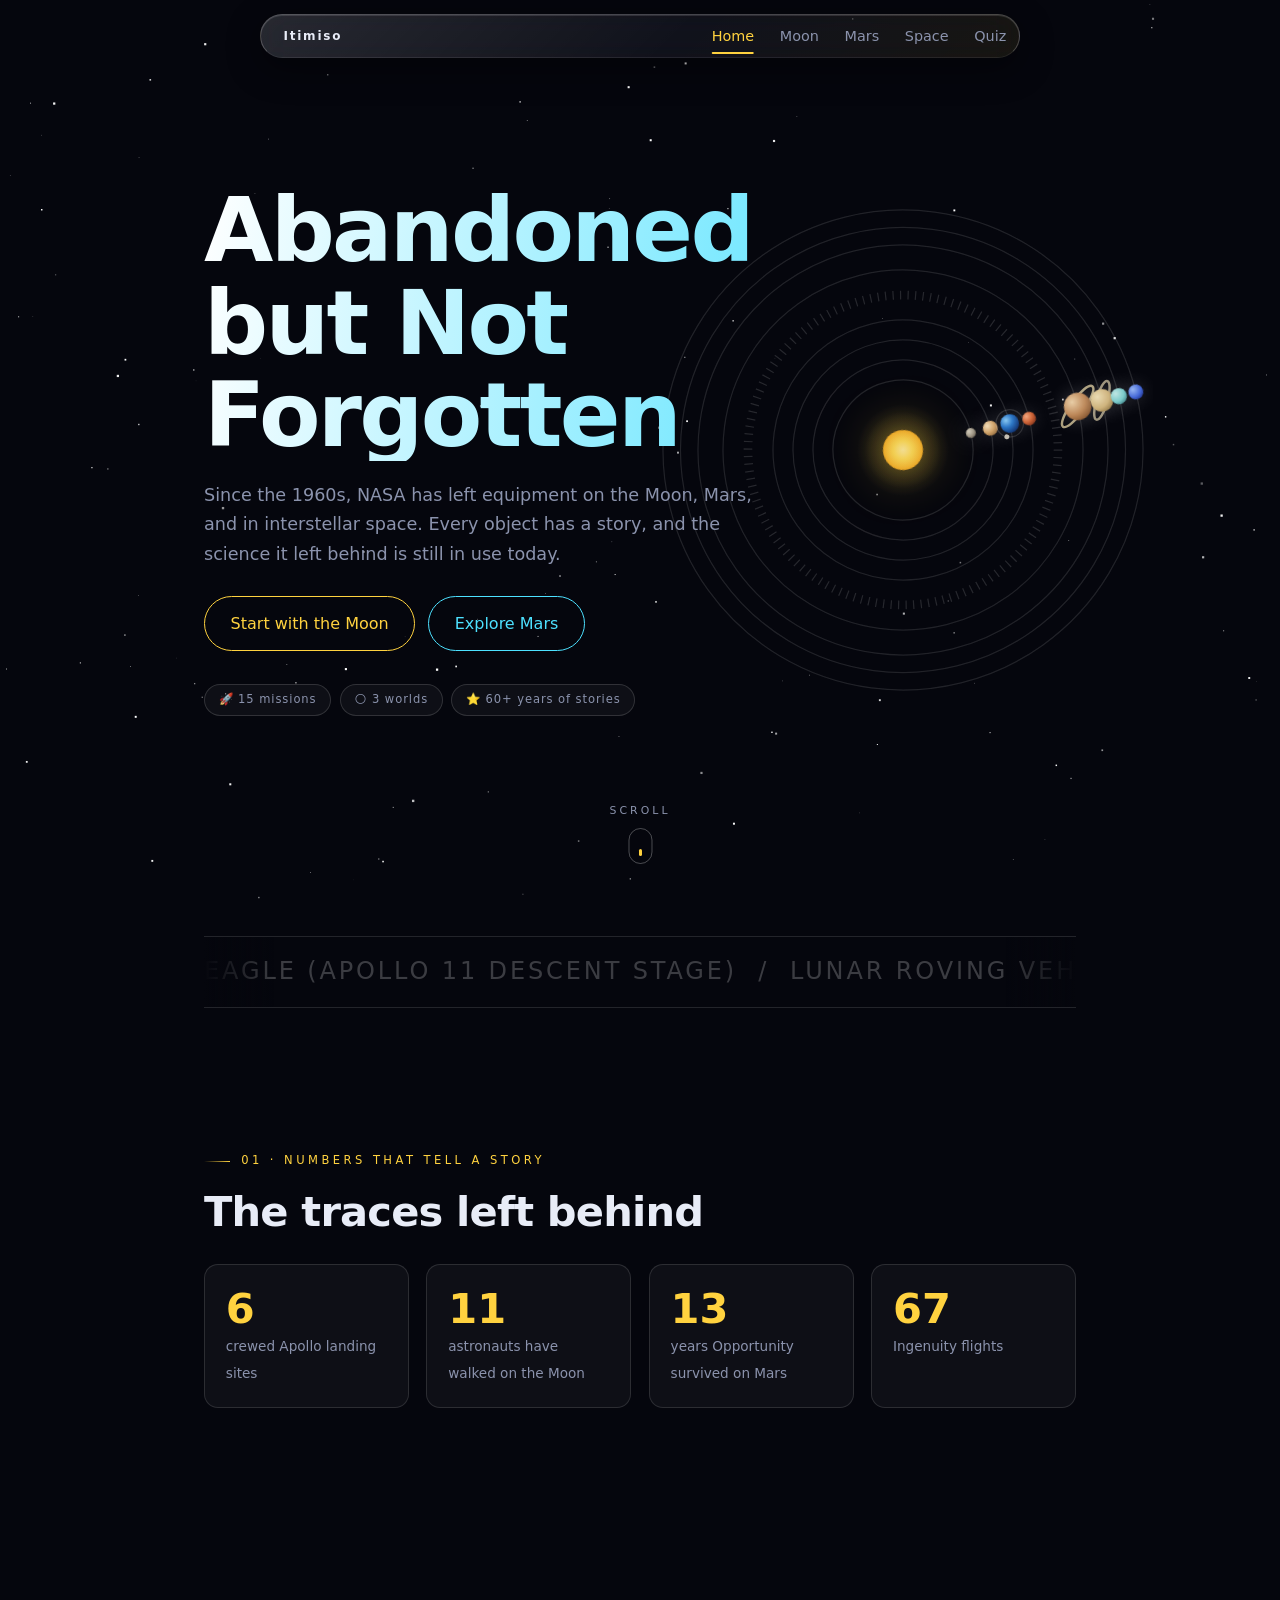
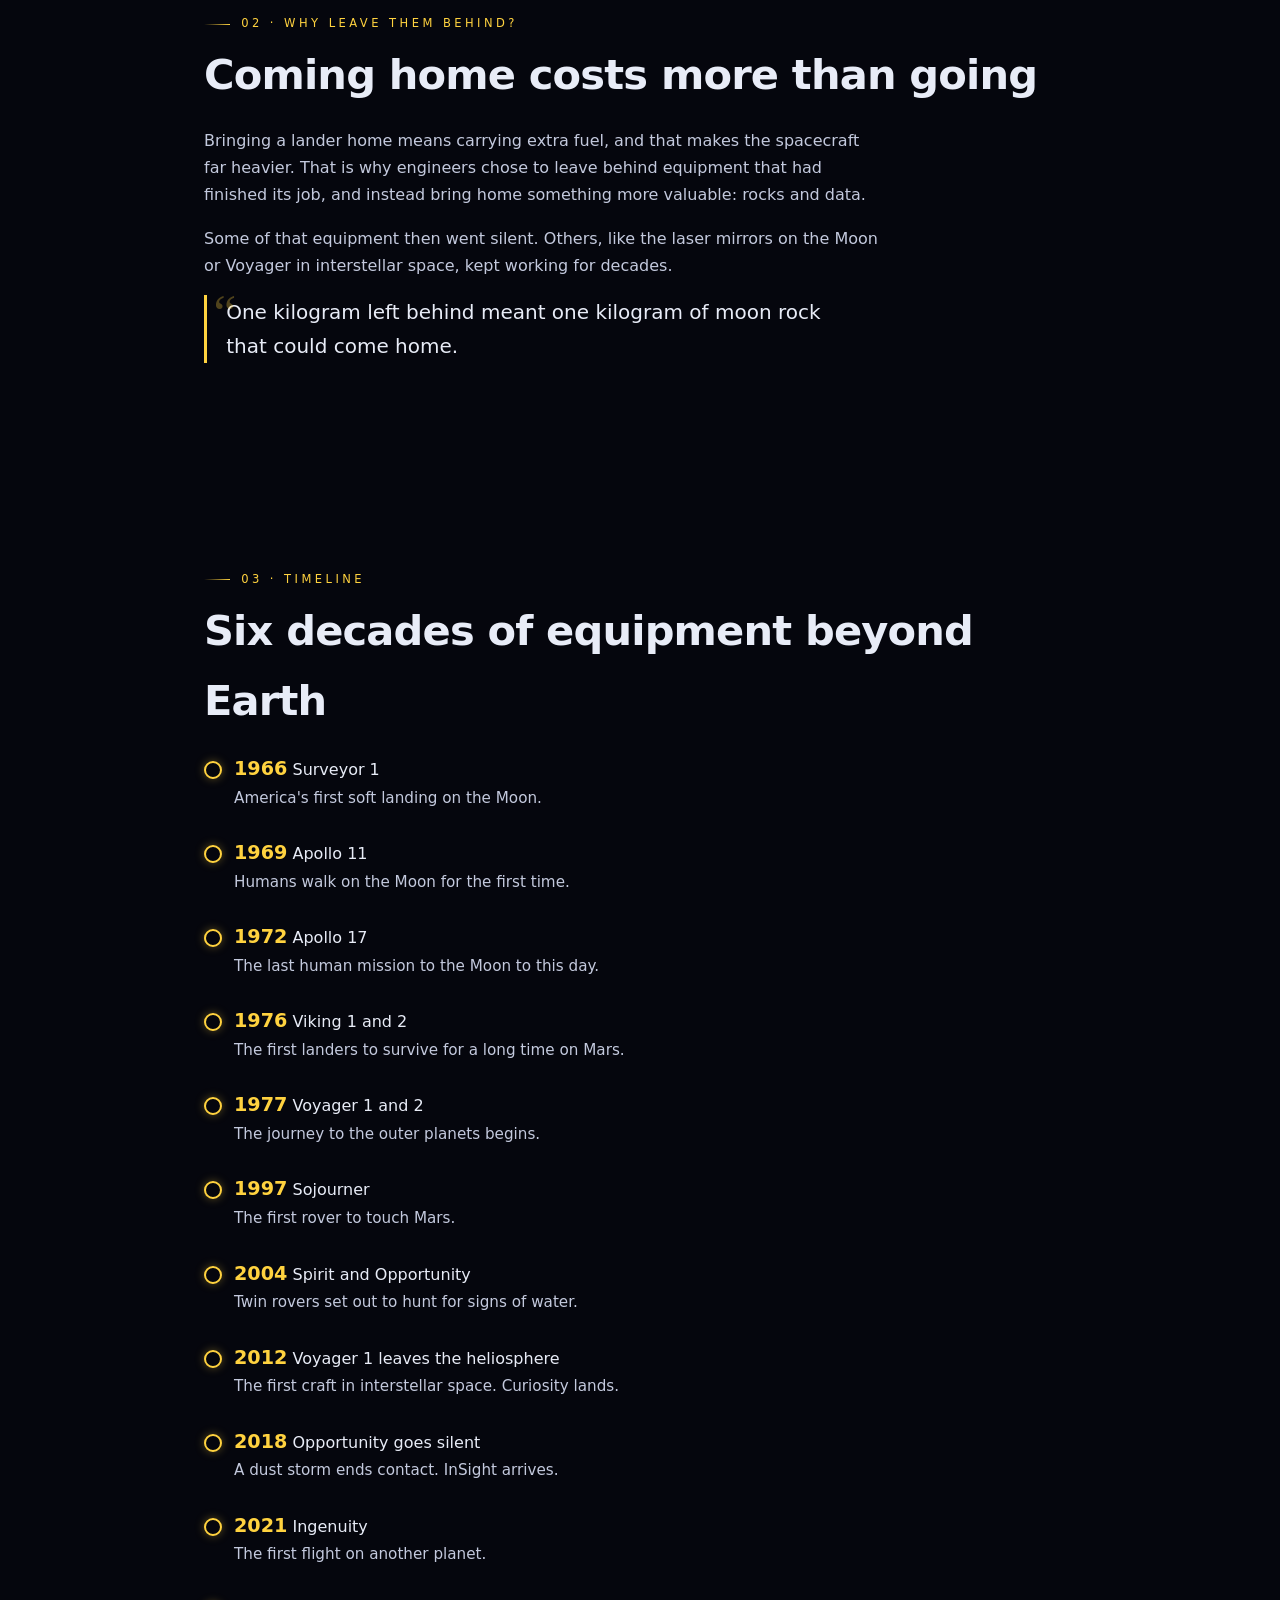
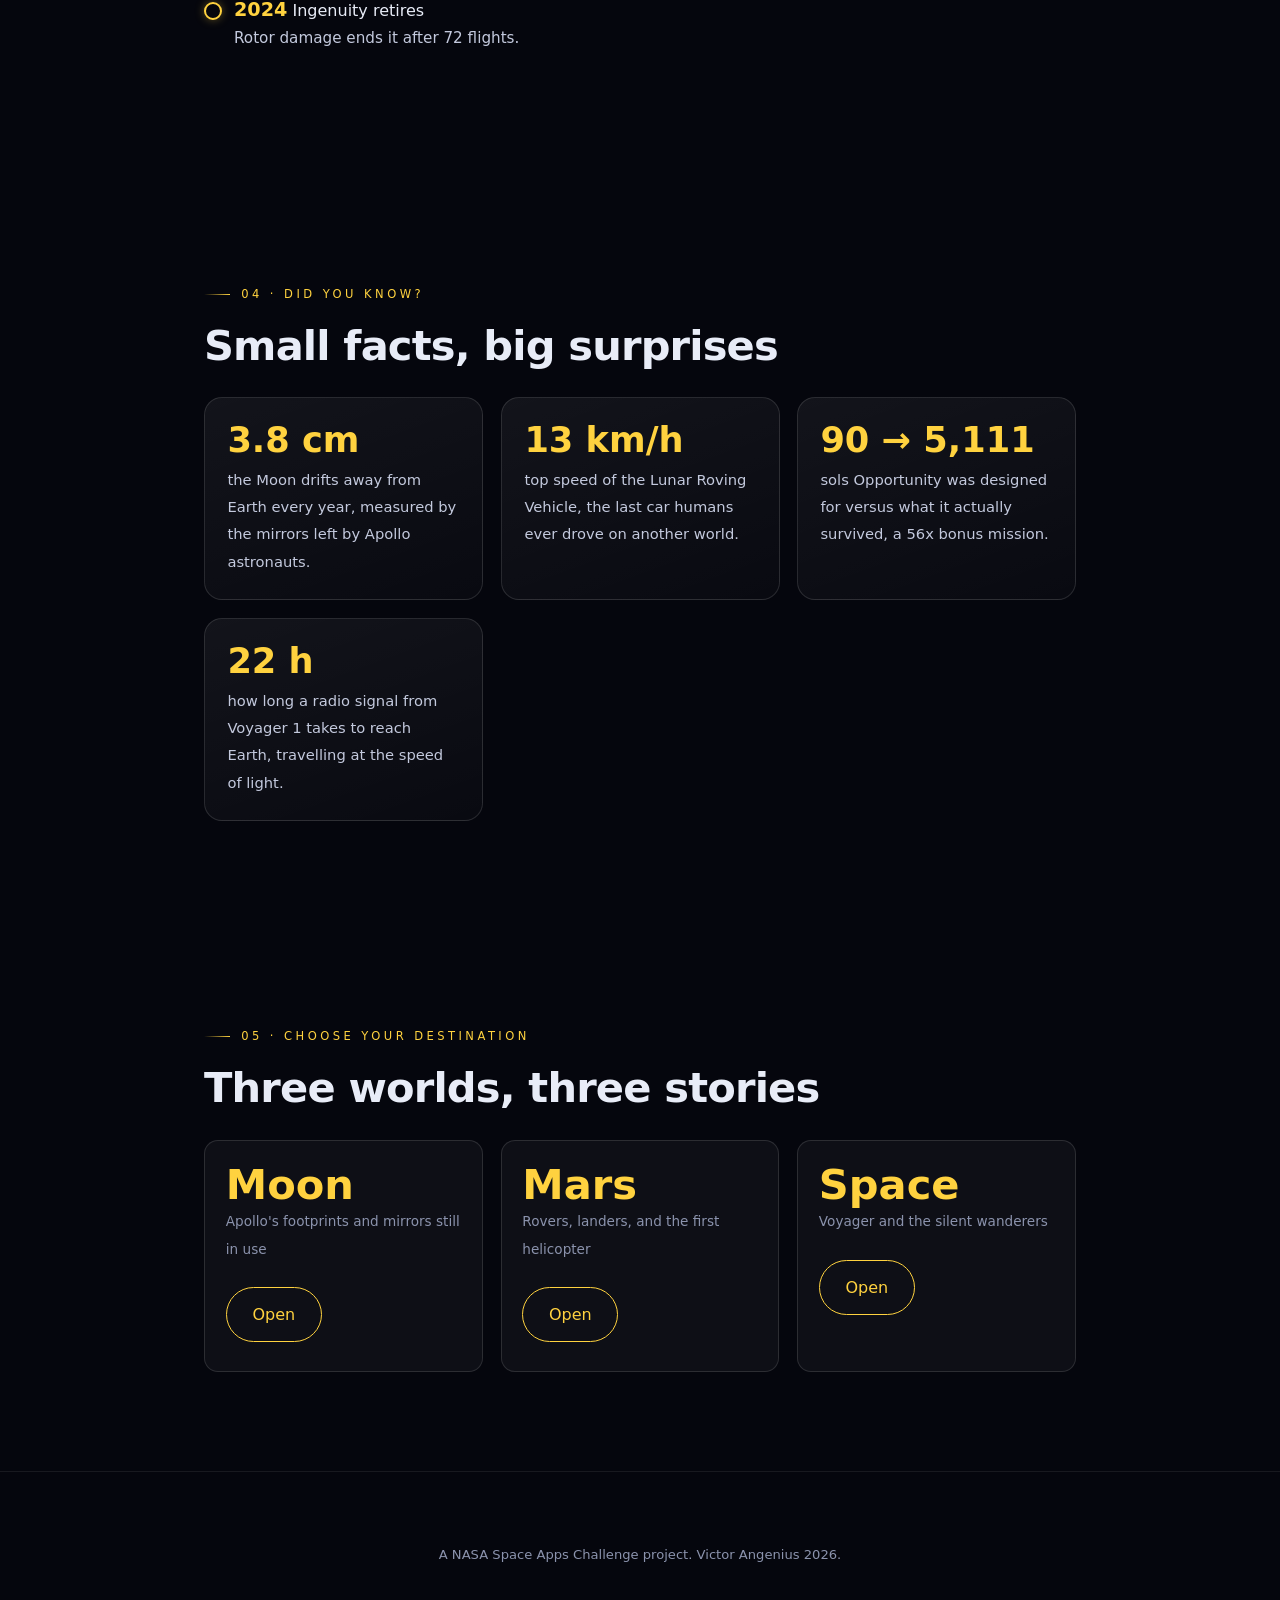
<file: index.html>
<!doctype html>
<html lang="en"><head><meta charset="utf-8"><meta name="viewport" content="width=device-width,initial-scale=1">
<title>Itimiso</title>
<meta name="description" content="An interactive story of NASA equipment left behind on the Moon, Mars, and deep space.">
<link rel="stylesheet" href="style.css"></head>
<body data-page="index">
<main>
<section class="hero">
<div class="hero-inner">
<h1>Abandoned<br>but Not<br>Forgotten</h1>
<p>Since the 1960s, NASA has left equipment on the Moon, Mars, and in interstellar space. Every object has a story, and the science it left behind is still in use today.</p>
<div><a class="btn gold" href="bulan.html">Start with the Moon</a><a class="btn" href="mars.html">Explore Mars</a></div>
<div class="chips"><span>🚀 15 missions</span><span>🌕 3 worlds</span><span>⭐ 60+ years of stories</span></div>
</div>
<div class="shint">Scroll<i></i></div>
<svg class="solar" viewBox="0 0 400 400" aria-hidden="true">
<defs>
<radialGradient id="sunG" cx="50%" cy="50%" r="50%">
<stop offset="0%" stop-color="#fff8d6"/><stop offset="45%" stop-color="#ffe066"/><stop offset="100%" stop-color="#f5a623"/>
</radialGradient>
<radialGradient id="corG" cx="50%" cy="50%" r="50%">
<stop offset="0%" stop-color="rgba(255,210,63,.5)"/><stop offset="100%" stop-color="rgba(255,210,63,0)"/>
</radialGradient>
<radialGradient id="eG" cx="34%" cy="30%" r="80%">
<stop offset="0%" stop-color="#8fd3ff"/><stop offset="45%" stop-color="#2e7dd1"/><stop offset="100%" stop-color="#0b2a6b"/>
</radialGradient>
<radialGradient id="mcG" cx="34%" cy="30%" r="85%">
<stop offset="0%" stop-color="#ddd6c4"/><stop offset="55%" stop-color="#a89f8d"/><stop offset="100%" stop-color="#5c5546"/>
</radialGradient>
<radialGradient id="mrG" cx="34%" cy="30%" r="85%">
<stop offset="0%" stop-color="#ffb187"/><stop offset="50%" stop-color="#d96a3b"/><stop offset="100%" stop-color="#7a2e18"/>
</radialGradient>
<radialGradient id="vgG" cx="34%" cy="30%" r="85%">
<stop offset="0%" stop-color="#ffe9c2"/><stop offset="55%" stop-color="#d9a86b"/><stop offset="100%" stop-color="#8a6236"/>
</radialGradient>
<radialGradient id="juG" cx="34%" cy="30%" r="85%">
<stop offset="0%" stop-color="#f5d9b0"/><stop offset="55%" stop-color="#c8905e"/><stop offset="100%" stop-color="#7c4a24"/>
</radialGradient>
<radialGradient id="saG" cx="34%" cy="30%" r="85%">
<stop offset="0%" stop-color="#f7e7bd"/><stop offset="60%" stop-color="#d9bc82"/><stop offset="100%" stop-color="#8f7440"/>
</radialGradient>
<radialGradient id="urG" cx="34%" cy="30%" r="85%">
<stop offset="0%" stop-color="#c9f2ef"/><stop offset="60%" stop-color="#7fd4d4"/><stop offset="100%" stop-color="#33787f"/>
</radialGradient>
<radialGradient id="neG" cx="34%" cy="30%" r="85%">
<stop offset="0%" stop-color="#9fc0ff"/><stop offset="60%" stop-color="#4a6fe3"/><stop offset="100%" stop-color="#1c2f8a"/>
</radialGradient>
</defs>

<g transform="rotate(-14 200 200)">
<circle class="orbit" cx="200" cy="200" r="56"/>
<circle class="orbit" cx="200" cy="200" r="72"/>
<circle class="orbit" cx="200" cy="200" r="88"/>
<circle class="orbit" cx="200" cy="200" r="104"/>
<circle class="orbit" cx="200" cy="200" r="144"/>
<circle class="orbit" cx="200" cy="200" r="164"/>
<circle class="orbit" cx="200" cy="200" r="178"/>
<circle class="orbit" cx="200" cy="200" r="192"/>

<circle class="sun glow" cx="200" cy="200" r="16" fill="url(#sunG)"/>
<circle cx="200" cy="200" r="27" fill="url(#corG)">
<animate attributeName="r" values="24;31;24" dur="4s" repeatCount="indefinite"/>
<animate attributeName="opacity" values=".8;.4;.8" dur="4s" repeatCount="indefinite"/>
</circle>
<circle cx="200" cy="200" r="34" fill="url(#corG)" opacity=".5">
<animate attributeName="r" values="31;40;31" dur="6s" repeatCount="indefinite"/>
</circle>

<g class="orb o1"><circle class="planet" cx="256" cy="200" r="4" fill="url(#mcG)"/></g>

<g class="orb o8"><circle class="planet" cx="272" cy="200" r="6" fill="url(#vgG)"/></g>

<g class="orb o2"><circle class="planet" cx="288" cy="200" r="7.5" fill="url(#eG)"/>
<circle r="11" cx="288" cy="200" fill="none" stroke="rgba(255,255,255,.14)" stroke-width="1"/>
<g><animateTransform attributeName="transform" type="rotate" from="0 288 200" to="360 288 200" dur="6s" repeatCount="indefinite"/><circle cx="299" cy="200" r="2" fill="#cfcabd"/></g></g>

<g class="orb o3"><circle class="planet" cx="304" cy="200" r="5.5" fill="url(#mrG)"/></g>

<circle cx="200" cy="200" r="124" fill="none" stroke="rgba(255,255,255,.28)" stroke-width="7" stroke-dasharray="1 5" opacity=".5"/>

<g class="orb o4"><g transform="rotate(140 344 200)"><ellipse cx="344" cy="200" rx="20" ry="5.5" fill="none" stroke="rgba(240,222,170,.75)" stroke-width="2"/></g>
<circle class="planet" cx="344" cy="200" r="11" fill="url(#juG)"/></g>

<g class="orb o5"><g transform="rotate(-60 364 200)"><ellipse cx="364" cy="200" rx="16" ry="4.5" fill="none" stroke="rgba(247,231,189,.65)" stroke-width="2"/></g>
<circle class="planet" cx="364" cy="200" r="9" fill="url(#saG)"/></g>

<g class="orb o6"><circle class="planet" cx="378" cy="200" r="6.5" fill="url(#urG)"/></g>

<g class="orb o7"><circle class="planet" cx="392" cy="200" r="6" fill="url(#neG)"/></g>
</g>
</svg>
</section>

<div class="mq"><div></div></div>

<section class="ch">
<span class="tag">01 · Numbers that tell a story</span><h2 class="rv">The traces left behind</h2>
<div class="stats rv">
<div class="stat"><b data-n="6">0</b><span>crewed Apollo landing sites</span></div>
<div class="stat"><b data-n="12">0</b><span>astronauts have walked on the Moon</span></div>
<div class="stat"><b data-n="14">0</b><span>years Opportunity survived on Mars</span></div>
<div class="stat"><b data-n="72">0</b><span>Ingenuity flights</span></div>
</div>
</section>

<section class="ch">
<span class="tag">02 · Why leave them behind?</span><h2 class="rv">Coming home costs more than going</h2>
<p class="rv-l">Bringing a lander home means carrying extra fuel, and that makes the spacecraft far heavier. That is why engineers chose to leave behind equipment that had finished its job, and instead bring home something more valuable: rocks and data.</p>
<p class="rv-l">Some of that equipment then went silent. Others, like the laser mirrors on the Moon or Voyager in interstellar space, kept working for decades.</p>
<div class="quote rv-r">One kilogram left behind meant one kilogram of moon rock that could come home.</div>
</section>

<section class="ch">
<span class="tag">03 · Timeline</span><h2 class="rv">Six decades of equipment beyond Earth</h2>
<div id="tl"></div>
</section>

<section class="ch">
<span class="tag">04 · Did you know?</span><h2 class="rv">Small facts, big surprises</h2>
<div class="dgrid">
<div class="dk rv"><b>3.8 cm</b><span>the Moon drifts away from Earth every year, measured by the mirrors left by Apollo astronauts.</span></div>
<div class="dk rv rv-d1"><b>13 km/h</b><span>top speed of the Lunar Roving Vehicle, the last car humans ever drove on another world.</span></div>
<div class="dk rv rv-d2"><b>90 → 5,111</b><span>sols Opportunity was designed for versus what it actually survived, a 56x bonus mission.</span></div>
<div class="dk rv rv-d3"><b>22 h</b><span>how long a radio signal from Voyager 1 takes to reach Earth, travelling at the speed of light.</span></div>
</div>
</section>

<section class="ch">
<span class="tag">05 · Choose your destination</span><h2 class="rv">Three worlds, three stories</h2>
<div class="stats rv">
<div class="stat"><b>Moon</b><span>Apollo's footprints and mirrors still in use</span><br><a class="btn gold" href="bulan.html">Open</a></div>
<div class="stat"><b>Mars</b><span>Rovers, landers, and the first helicopter</span><br><a class="btn gold" href="mars.html">Open</a></div>
<div class="stat"><b>Space</b><span>Voyager and the silent wanderers</span><br><a class="btn gold" href="antariksa.html">Open</a></div>
</div>
</section>
</main>
<script src="app.js"></script>
</body></html>
</file>
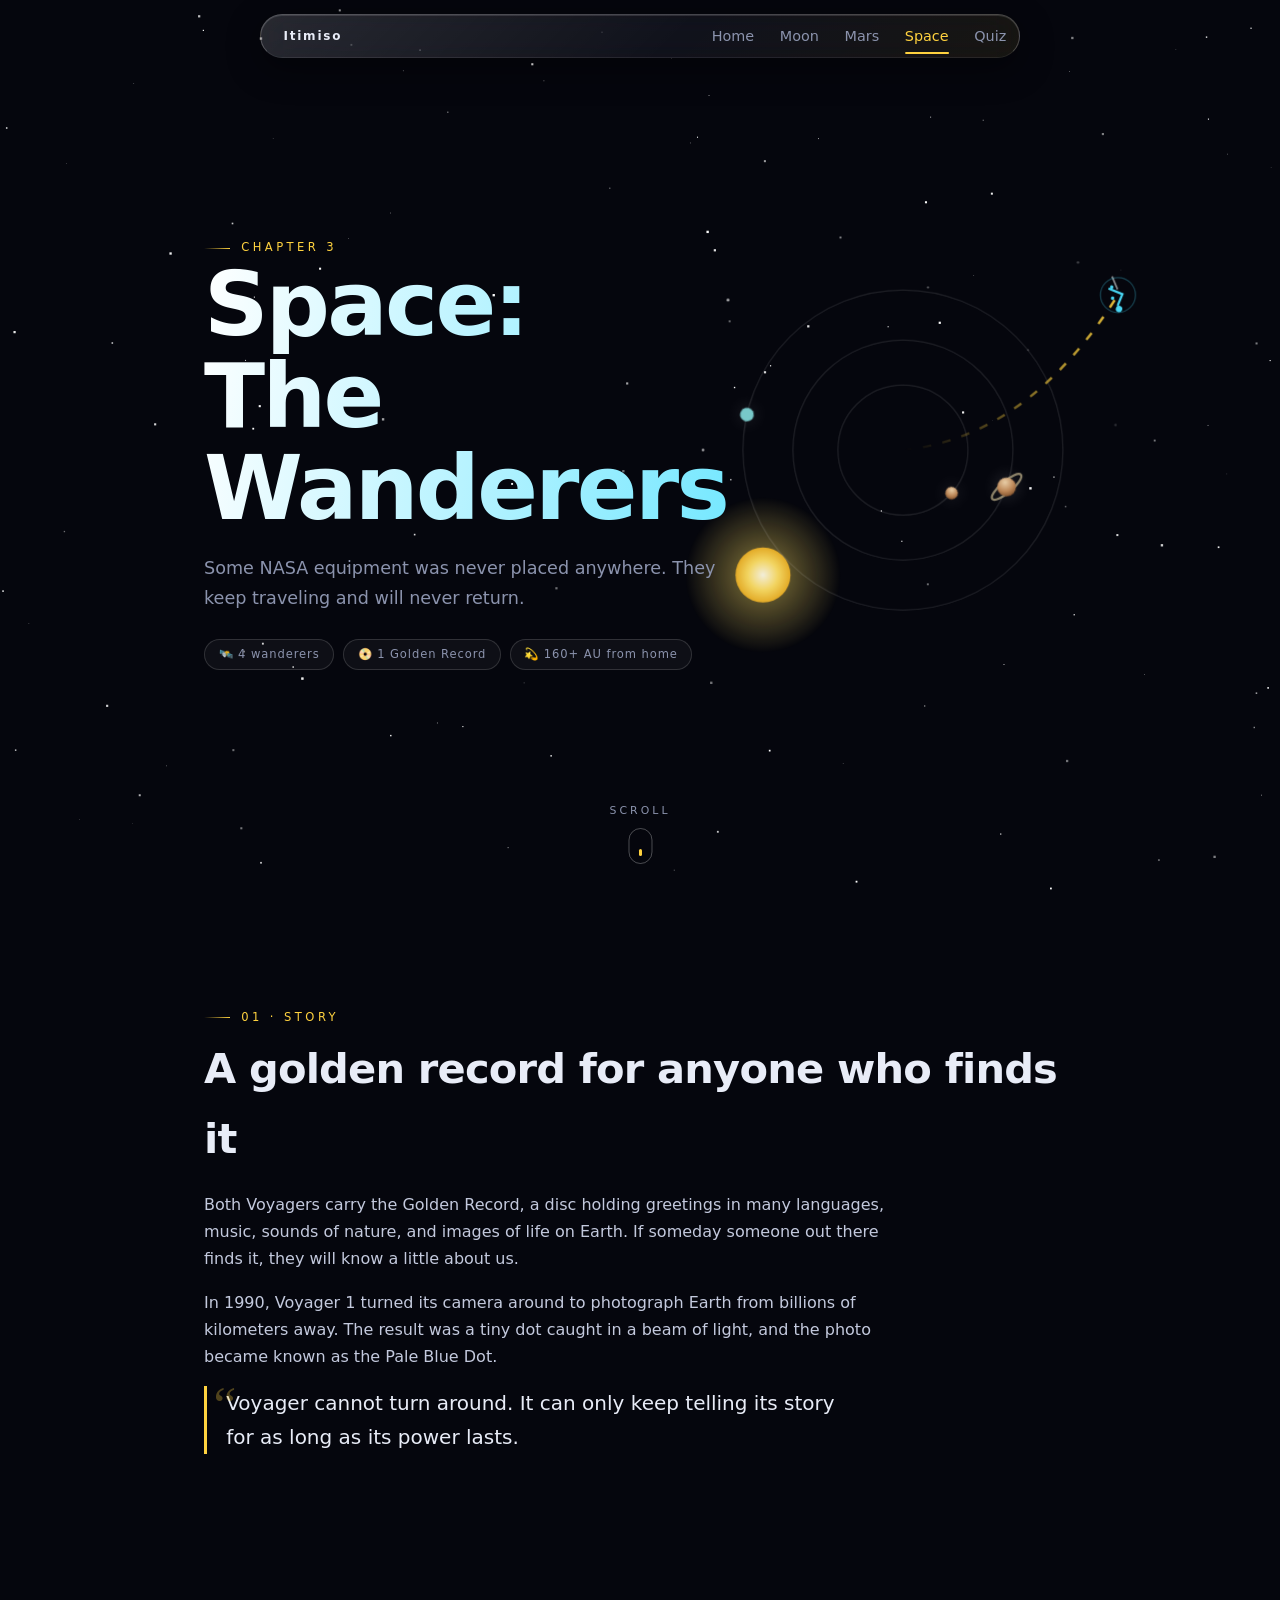
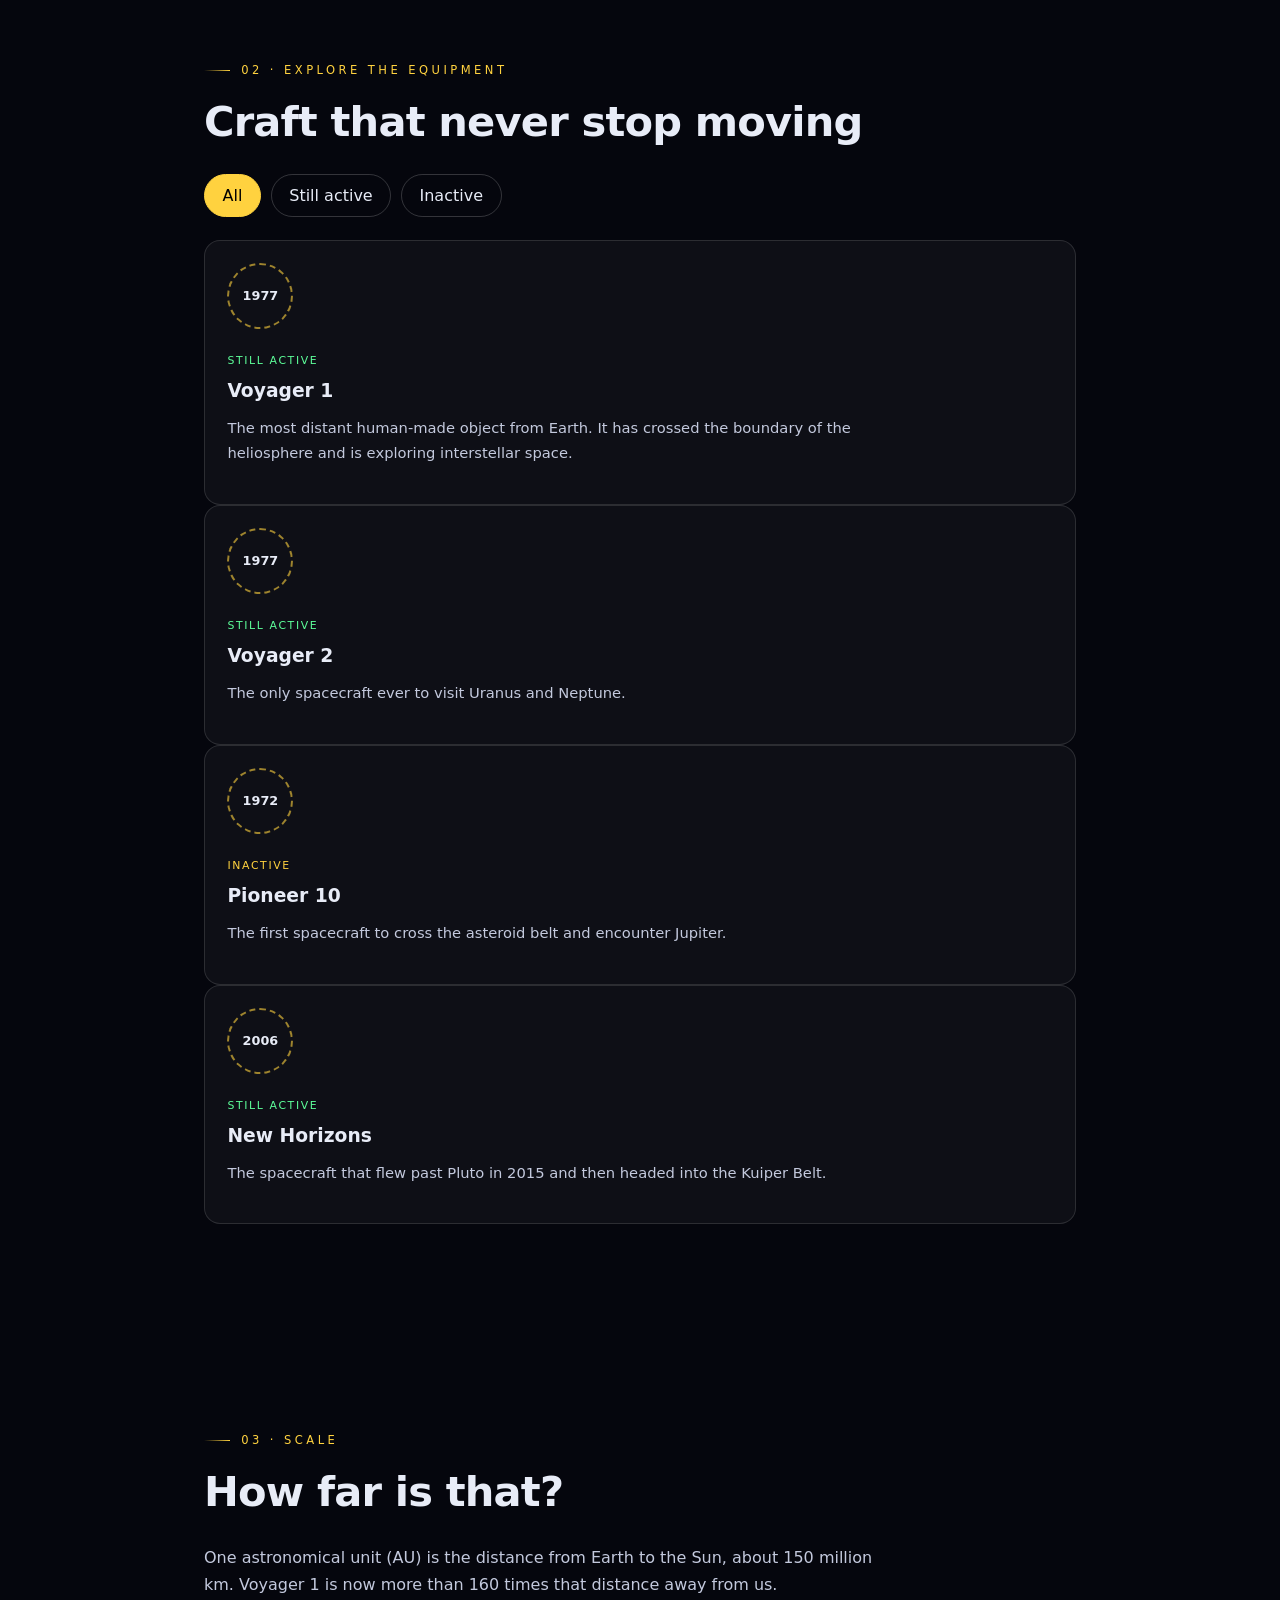
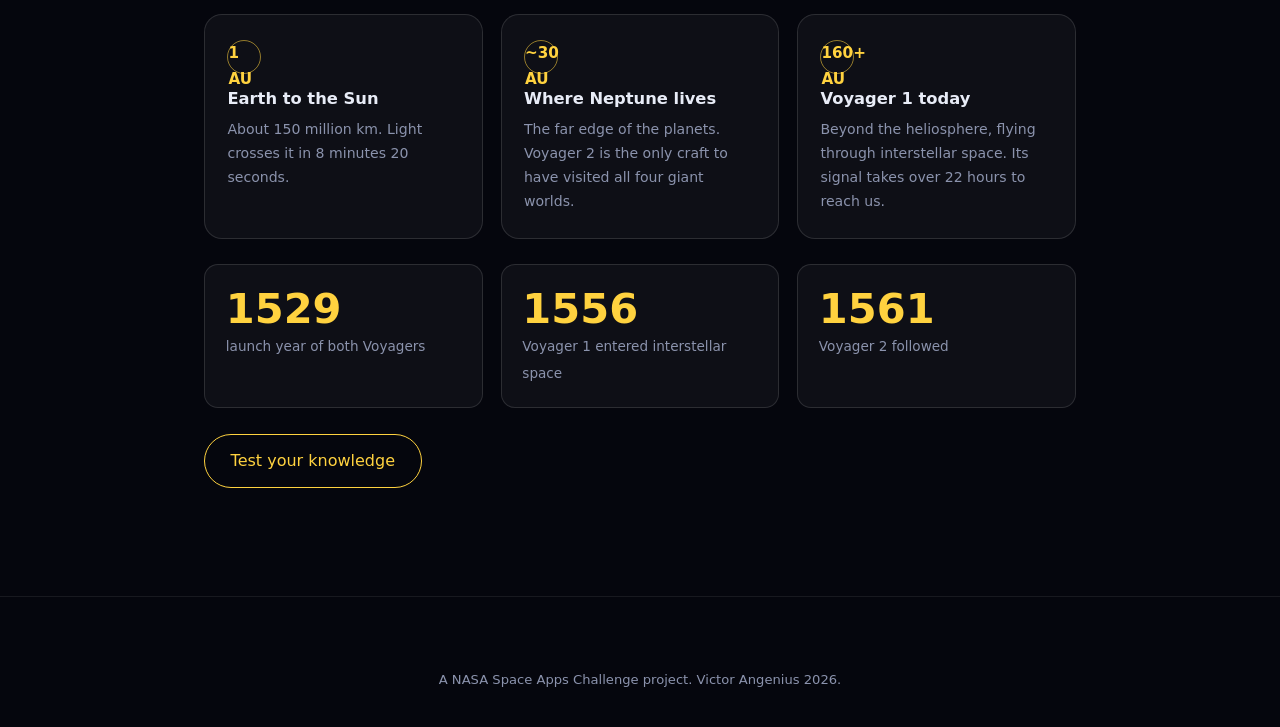
<file: antariksa.html>
<!doctype html>
<html lang="en"><head><meta charset="utf-8"><meta name="viewport" content="width=device-width,initial-scale=1">
<title>Space | Abandoned but Not Forgotten</title>
<link rel="stylesheet" href="style.css"></head>
<body data-page="antariksa" data-cat="deep">
<main>
<section class="hero">
<div class="hero-inner">
<span class="tag">Chapter 3</span>
<h1>Space:<br>The<br>Wanderers</h1>
<p>Some NASA equipment was never placed anywhere. They keep traveling and will never return.</p>
<div class="chips"><span>🛰️ 4 wanderers</span><span>📀 1 Golden Record</span><span>💫 160+ AU from home</span></div>
</div>
<div class="shint">Scroll<i></i></div>
<svg class="solar" viewBox="0 0 400 400" aria-hidden="true">
<defs>
<radialGradient id="suG" cx="50%" cy="50%" r="50%">
<stop offset="0%" stop-color="#fffbe6"/><stop offset="55%" stop-color="#ffe066"/><stop offset="100%" stop-color="#f0b429"/>
</radialGradient>
<radialGradient id="suGlow" cx="50%" cy="50%" r="50%">
<stop offset="0%" stop-color="rgba(255,224,102,.55)"/><stop offset="100%" stop-color="rgba(255,224,102,0)"/>
</radialGradient>
<radialGradient id="jpG" cx="34%" cy="30%" r="85%">
<stop offset="0%" stop-color="#f5d9b0"/><stop offset="55%" stop-color="#c8905e"/><stop offset="100%" stop-color="#7c4a24"/>
</radialGradient>
<linearGradient id="trajG" x1="0" y1="1" x2="1" y2="0">
<stop offset="0%" stop-color="rgba(255,210,63,0)"/><stop offset="60%" stop-color="rgba(255,210,63,.7)"/><stop offset="100%" stop-color="rgba(255,210,63,.95)"/>
</linearGradient>
</defs>

<g opacity=".8">
<circle cx="60" cy="80" r="1.2" fill="#fff"><animate attributeName="opacity" values=".2;1;.2" dur="3.2s" repeatCount="indefinite"/></circle>
<circle cx="340" cy="50" r="1" fill="#fff"><animate attributeName="opacity" values="1;.2;1" dur="4.4s" repeatCount="indefinite"/></circle>
<circle cx="150" cy="30" r=".9" fill="#fff"><animate attributeName="opacity" values=".3;.9;.3" dur="5.2s" repeatCount="indefinite"/></circle>
<circle cx="370" cy="180" r="1.1" fill="#fff"><animate attributeName="opacity" values=".8;.2;.8" dur="3.8s" repeatCount="indefinite"/></circle>
<circle cx="40" cy="200" r="1" fill="#fff"><animate attributeName="opacity" values=".5;1;.5" dur="4s" repeatCount="indefinite"/></circle>
<circle cx="220" cy="70" r=".8" fill="#fff"><animate attributeName="opacity" values=".2;.8;.2" dur="6s" repeatCount="indefinite"/></circle>
<circle cx="300" cy="120" r=".9" fill="#fff"><animate attributeName="opacity" values=".6;.15;.6" dur="4.8s" repeatCount="indefinite"/></circle>
</g>

<circle cx="88" cy="300" r="58" fill="url(#suGlow)"><animate attributeName="r" values="58;66;58" dur="6s" repeatCount="indefinite"/></circle>
<circle cx="88" cy="300" r="22" fill="url(#suG)"/>

<circle class="orbit" cx="200" cy="200" r="52"/>
<circle class="orbit" cx="200" cy="200" r="88"/>
<circle class="orbit" cx="200" cy="200" r="128"/>

<g><animateTransform attributeName="transform" type="rotate" from="0 200 200" to="360 200 200" dur="16s" repeatCount="indefinite"/><circle class="planet" cx="252" cy="200" r="5" fill="url(#jpG)"/></g>
<g><animateTransform attributeName="transform" type="rotate" from="0 200 200" to="360 200 200" dur="34s" repeatCount="indefinite"/><g transform="rotate(120 288 200)"><ellipse cx="288" cy="200" rx="15" ry="4.5" fill="none" stroke="rgba(240,222,170,.6)" stroke-width="1.8"/></g><circle class="planet" cx="288" cy="200" r="7.5" fill="url(#jpG)"/></g>
<g><animateTransform attributeName="transform" type="rotate" from="0 200 200" to="360 200 200" dur="52s" repeatCount="indefinite"/><circle class="planet" cx="72" cy="200" r="5.5" fill="#7fd4d4"/></g>

<path d="M200 200 Q300 190 372 76" stroke="url(#trajG)" stroke-width="2" fill="none" stroke-dasharray="7 9"/>

<g><animateTransform attributeName="transform" type="rotate" from="0 372 76" to="360 372 76" dur="30s" repeatCount="indefinite"/><g transform="translate(372 76)">
<path d="M-9 -2 L3 -2 L3 8" stroke="#4de1ff" stroke-width="1.8" fill="none"/>
<circle cx="5" cy="10" r="2.6" fill="#4de1ff"/>
<circle cx="-7" cy="-4" r="1.4" fill="#4de1ff"/>
<circle cx="-3" cy="4" r="1.4" fill="#4de1ff"/>
<path d="M-2 -4 L-10 -12" stroke="rgba(255,255,255,.55)" stroke-width="1.4"/>
</g></g>

<g class="pulse" style="animation-duration:5s"><circle cx="372" cy="76" r="14" fill="none" stroke="rgba(77,225,255,.3)"/></g>
</svg>
</section>

<section class="ch">
<span class="tag">01 · Story</span><h2 class="rv">A golden record for anyone who finds it</h2>
<p class="rv-l">Both Voyagers carry the Golden Record, a disc holding greetings in many languages, music, sounds of nature, and images of life on Earth. If someday someone out there finds it, they will know a little about us.</p>
<p class="rv-l">In 1990, Voyager 1 turned its camera around to photograph Earth from billions of kilometers away. The result was a tiny dot caught in a beam of light, and the photo became known as the Pale Blue Dot.</p>
<div class="quote rv-r">Voyager cannot turn around. It can only keep telling its story for as long as its power lasts.</div>
</section>

<section class="ch">
<span class="tag">02 · Explore the equipment</span><h2 class="rv">Craft that never stop moving</h2>
<div id="cards"></div>
</section>

<section class="ch">
<span class="tag">03 · Scale</span><h2 class="rv">How far is that?</h2>
<p class="rv-l">One astronomical unit (AU) is the distance from Earth to the Sun, about 150 million km. Voyager 1 is now more than 160 times that distance away from us.</p>
<div class="steps">
<div class="step rv"><b>1 AU</b><h3>Earth to the Sun</h3><p>About 150 million km. Light crosses it in 8 minutes 20 seconds.</p></div>
<div class="step rv rv-d1"><b>~30 AU</b><h3>Where Neptune lives</h3><p>The far edge of the planets. Voyager 2 is the only craft to have visited all four giant worlds.</p></div>
<div class="step rv rv-d2"><b>160+ AU</b><h3>Voyager 1 today</h3><p>Beyond the heliosphere, flying through interstellar space. Its signal takes over 22 hours to reach us.</p></div>
</div>
<div class="stats rv" style="margin-top:1.6rem">
<div class="stat"><b data-n="1977">0</b><span>launch year of both Voyagers</span></div>
<div class="stat"><b data-n="2012">0</b><span>Voyager 1 entered interstellar space</span></div>
<div class="stat"><b data-n="2018">0</b><span>Voyager 2 followed</span></div>
</div>
<a class="btn gold" href="kuis.html">Test your knowledge</a>
</section>
</main>
<script src="app.js"></script>
</body></html>
</file>
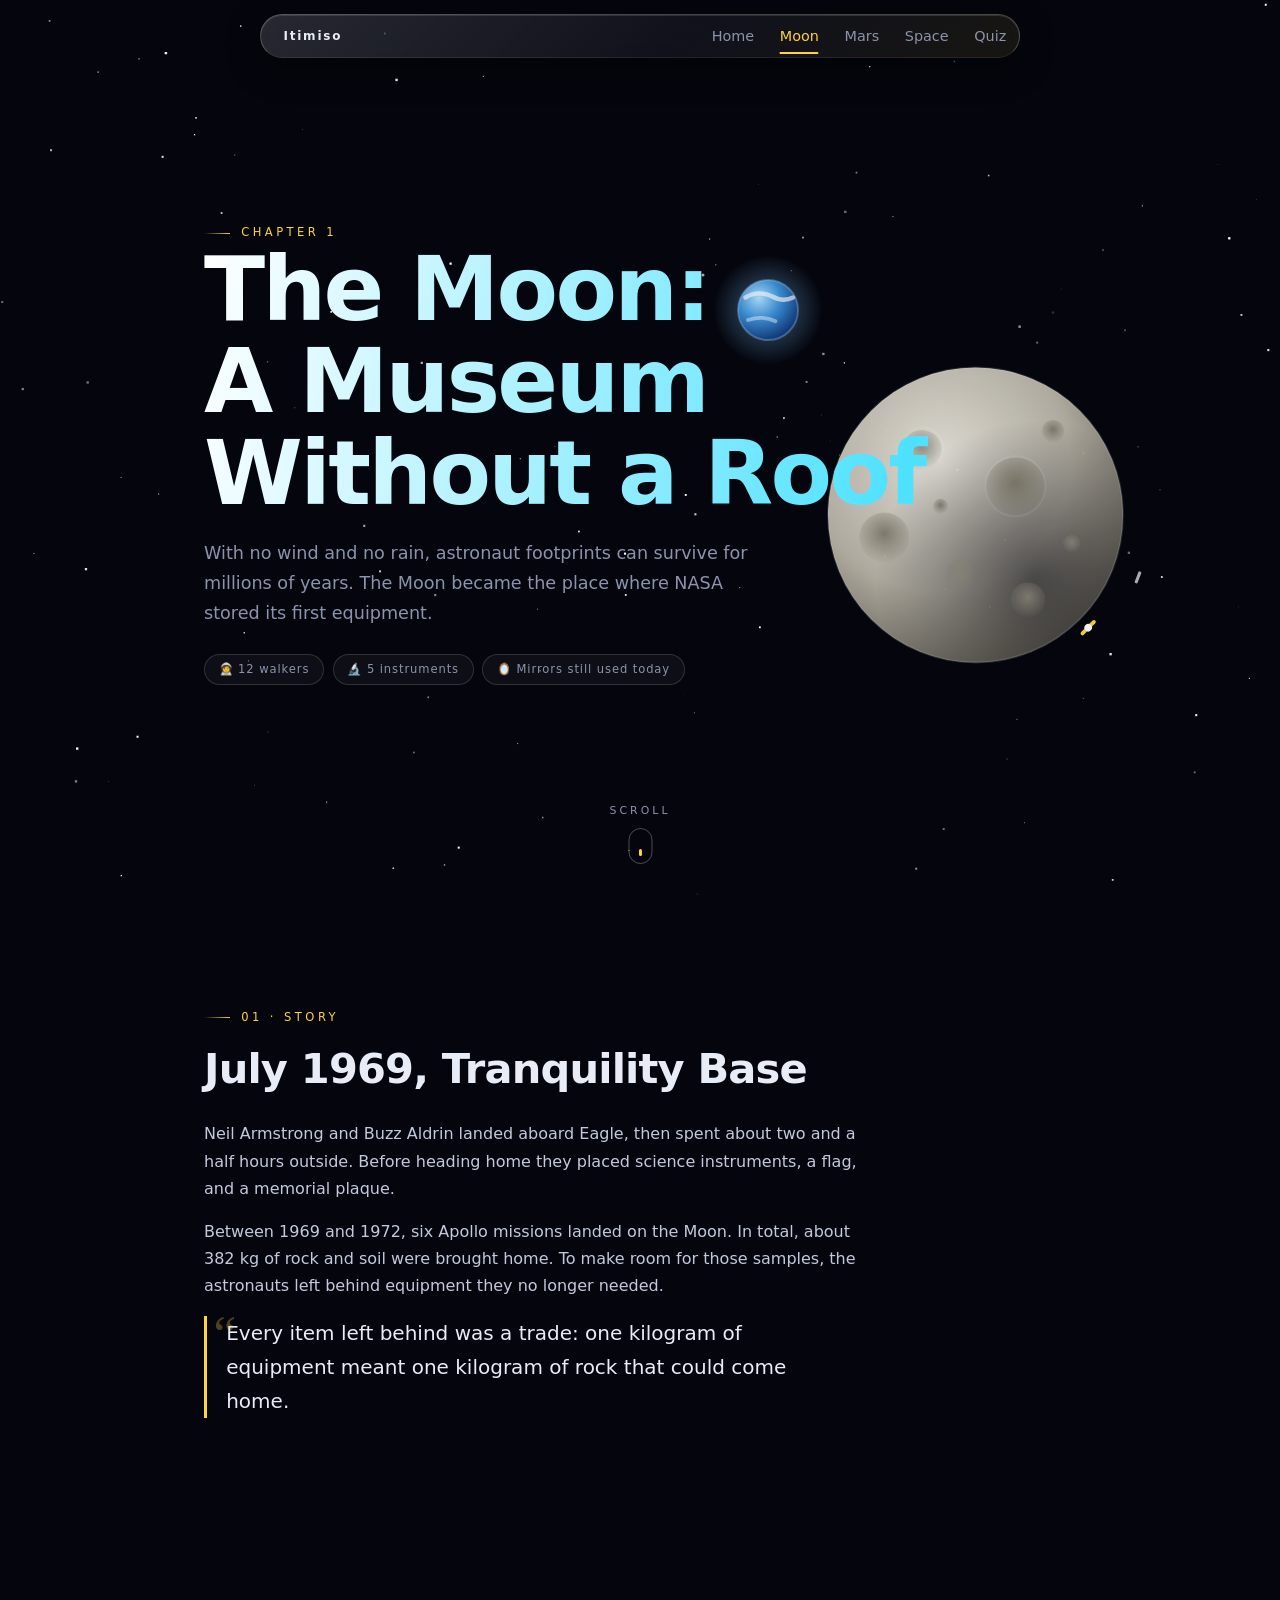
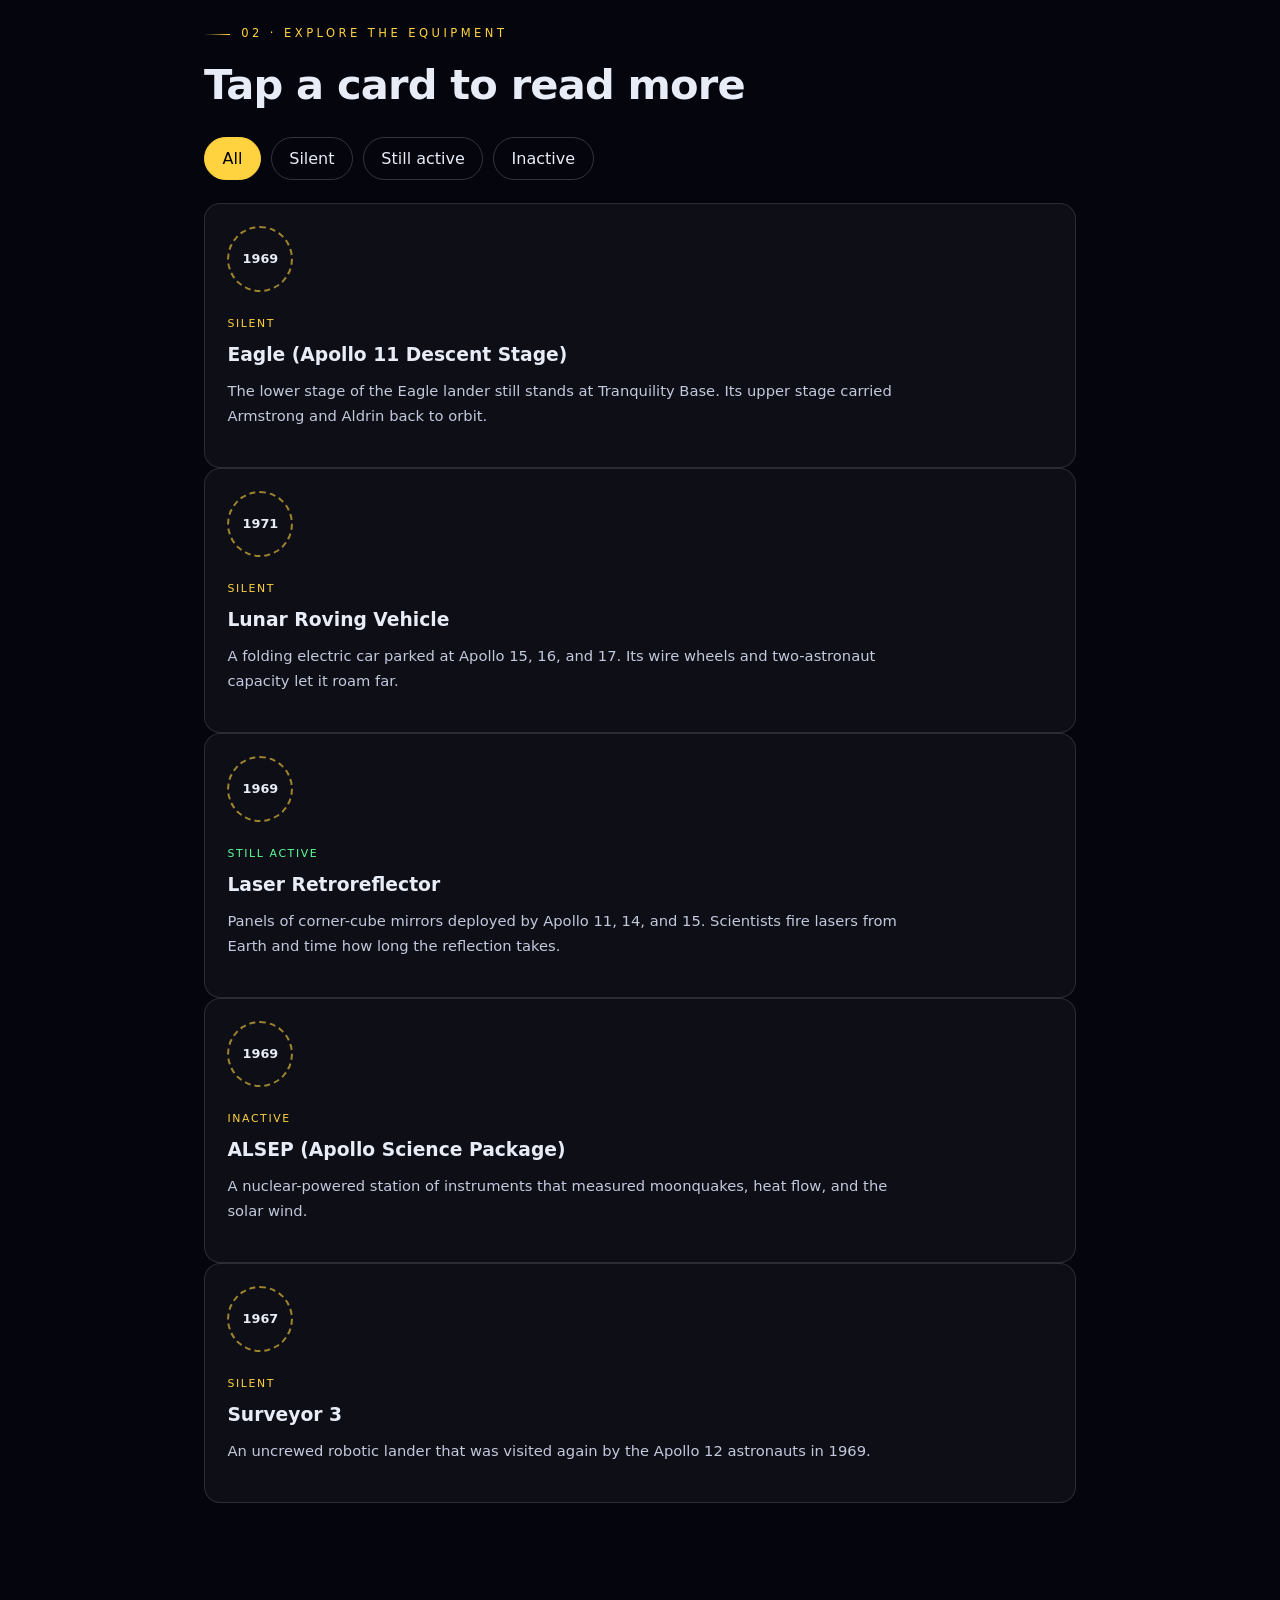
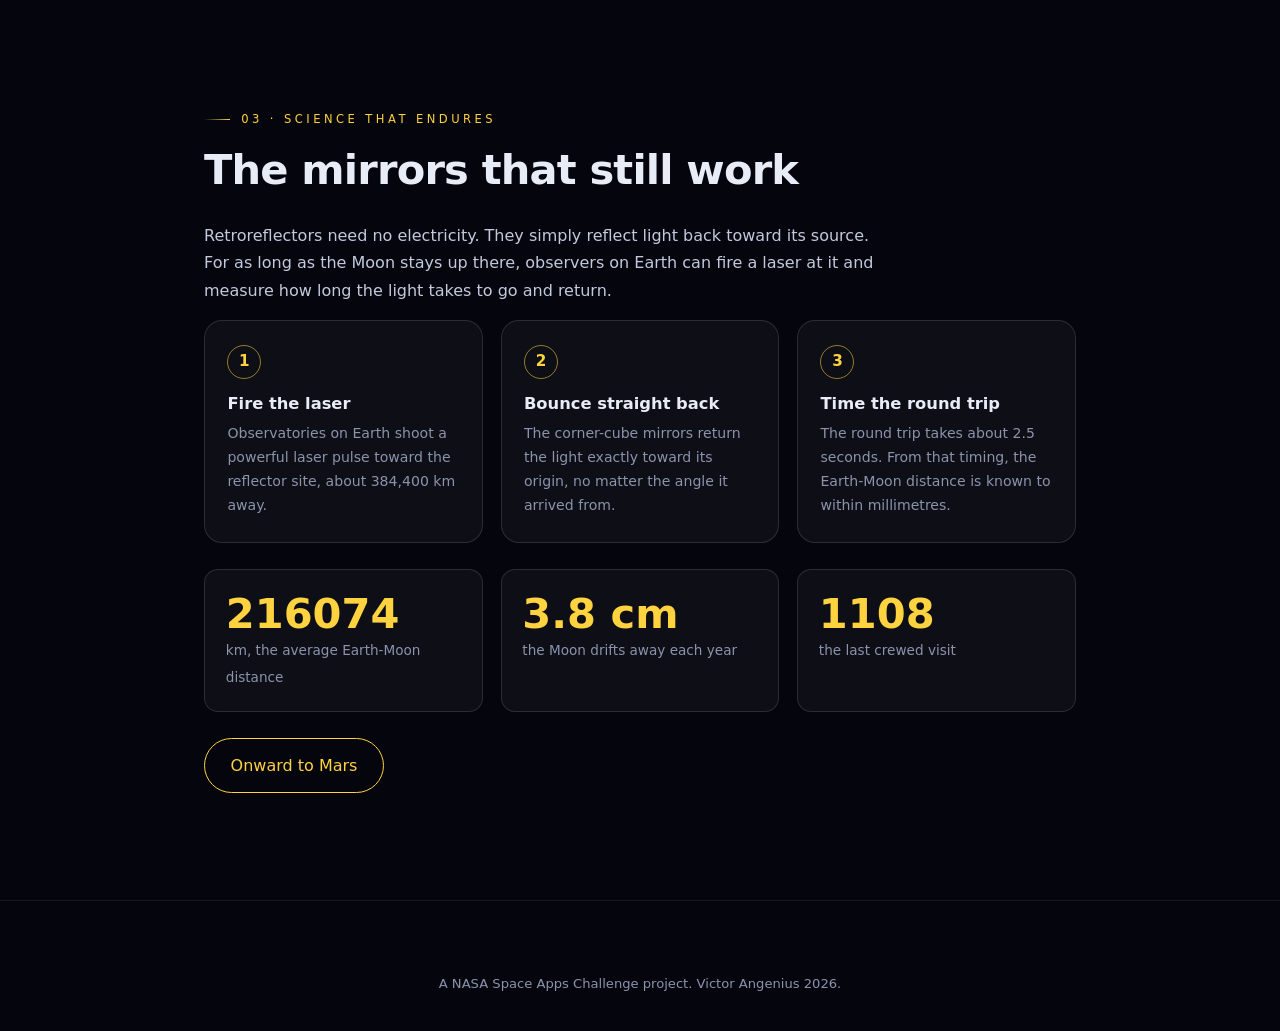
<file: bulan.html>
<!doctype html>
<html lang="en"><head><meta charset="utf-8"><meta name="viewport" content="width=device-width,initial-scale=1">
<title>The Moon | Abandoned but Not Forgotten</title>
<link rel="stylesheet" href="style.css"></head>
<body data-page="bulan" data-cat="moon">
<main>
<section class="hero">
<div class="hero-inner">
<span class="tag">Chapter 1</span>
<h1>The Moon:<br>A Museum<br>Without a Roof</h1>
<p>With no wind and no rain, astronaut footprints can survive for millions of years. The Moon became the place where NASA stored its first equipment.</p>
<div class="chips"><span>🧑‍🚀 12 walkers</span><span>🔬 5 instruments</span><span>🪞 Mirrors still used today</span></div>
</div>
<div class="shint">Scroll<i></i></div>
<svg class="solar" viewBox="0 0 400 400" aria-hidden="true">
<defs>
<radialGradient id="moG" cx="38%" cy="32%" r="80%">
<stop offset="0%" stop-color="#e9e6dd"/><stop offset="55%" stop-color="#b9b4a8"/><stop offset="100%" stop-color="#565248"/>
</radialGradient>
<radialGradient id="moShade" cx="70%" cy="72%" r="90%">
<stop offset="0%" stop-color="rgba(5,6,13,.55)"/><stop offset="60%" stop-color="rgba(5,6,13,0)"/>
</radialGradient>
<radialGradient id="cr1" cx="50%" cy="42%" r="60%">
<stop offset="0%" stop-color="#8d887c"/><stop offset="100%" stop-color="rgba(141,136,124,0)"/>
</radialGradient>
<radialGradient id="cr2" cx="50%" cy="42%" r="60%">
<stop offset="0%" stop-color="#797465"/><stop offset="100%" stop-color="rgba(121,116,101,0)"/>
</radialGradient>
<radialGradient id="eaG" cx="35%" cy="30%" r="80%">
<stop offset="0%" stop-color="#aee2ff"/><stop offset="45%" stop-color="#3b8fd9"/><stop offset="100%" stop-color="#0b2a6b"/>
</radialGradient>
<radialGradient id="eaGlow" cx="50%" cy="50%" r="50%">
<stop offset="0%" stop-color="rgba(120,190,255,.5)"/><stop offset="100%" stop-color="rgba(120,190,255,0)"/>
</radialGradient>
</defs>

<g opacity=".8">
<circle cx="40" cy="60" r="1.2" fill="#fff"><animate attributeName="opacity" values=".2;1;.2" dur="3s" repeatCount="indefinite"/></circle>
<circle cx="360" cy="40" r="1" fill="#fff"><animate attributeName="opacity" values="1;.2;1" dur="4s" repeatCount="indefinite"/></circle>
<circle cx="120" cy="30" r=".9" fill="#fff"><animate attributeName="opacity" values=".3;.9;.3" dur="5s" repeatCount="indefinite"/></circle>
<circle cx="320" cy="90" r="1.1" fill="#fff"><animate attributeName="opacity" values=".8;.2;.8" dur="3.6s" repeatCount="indefinite"/></circle>
</g>

<circle cx="92" cy="88" r="42" fill="url(#eaGlow)">
<animate attributeName="r" values="42;47;42" dur="7s" repeatCount="indefinite"/>
</circle>
<circle cx="92" cy="88" r="24" fill="url(#eaG)"/>
<path d="M74 78 Q84 72 95 77 Q104 82 112 78" stroke="rgba(255,255,255,.65)" stroke-width="3.5" fill="none" stroke-linecap="round"/>
<path d="M76 96 Q88 92 98 97" stroke="rgba(255,255,255,.45)" stroke-width="3" fill="none" stroke-linecap="round"/>
<circle cx="92" cy="88" r="24" fill="none" stroke="rgba(160,215,255,.35)" stroke-width="1.5"/>

<circle cx="258" cy="252" r="118" fill="url(#moG)"/>
<circle cx="258" cy="252" r="118" fill="url(#moShade)"/>
<g opacity=".85">
<circle cx="215" cy="200" r="16" fill="url(#cr1)"/><circle cx="216" cy="198" r="16" fill="none" stroke="rgba(255,255,255,.12)" stroke-width="1.5"/>
<circle cx="290" cy="230" r="24" fill="url(#cr2)"/><circle cx="290" cy="229" r="24" fill="none" stroke="rgba(255,255,255,.1)" stroke-width="1.5"/>
<circle cx="245" cy="300" r="12" fill="url(#cr1)"/>
<circle cx="320" cy="185" r="9" fill="url(#cr2)"/>
<circle cx="185" cy="270" r="20" fill="url(#cr2)"/>
<circle cx="300" cy="320" r="14" fill="url(#cr1)"/>
<circle cx="230" cy="245" r="6" fill="url(#cr2)"/>
<circle cx="335" cy="275" r="7" fill="url(#cr1)"/>
</g>
<circle cx="258" cy="252" r="118" fill="none" stroke="rgba(255,255,255,.14)" stroke-width="1.5"/>

<g><animateTransform attributeName="transform" type="rotate" from="0 258 252" to="360 258 252" dur="14s" repeatCount="indefinite"/><rect x="384" y="244" width="3" height="16" rx="1.5" fill="#ffd23f"/><circle cx="385.5" cy="252" r="3" fill="#fff"/></g>
<g><animateTransform attributeName="transform" type="rotate" from="0 258 252" to="360 258 252" dur="30s" repeatCount="indefinite"/><rect x="396" y="247" width="2.5" height="10" rx="1" fill="rgba(255,255,255,.7)"/></g>
</svg>
</section>

<section class="ch">
<span class="tag">01 · Story</span><h2 class="rv">July 1969, Tranquility Base</h2>
<p class="rv-l">Neil Armstrong and Buzz Aldrin landed aboard Eagle, then spent about two and a half hours outside. Before heading home they placed science instruments, a flag, and a memorial plaque.</p>
<p class="rv-l">Between 1969 and 1972, six Apollo missions landed on the Moon. In total, about 382 kg of rock and soil were brought home. To make room for those samples, the astronauts left behind equipment they no longer needed.</p>
<div class="quote rv-r">Every item left behind was a trade: one kilogram of equipment meant one kilogram of rock that could come home.</div>
</section>

<section class="ch">
<span class="tag">02 · Explore the equipment</span><h2 class="rv">Tap a card to read more</h2>
<div id="cards"></div>
</section>

<section class="ch">
<span class="tag">03 · Science that endures</span><h2 class="rv">The mirrors that still work</h2>
<p class="rv-l">Retroreflectors need no electricity. They simply reflect light back toward its source. For as long as the Moon stays up there, observers on Earth can fire a laser at it and measure how long the light takes to go and return.</p>
<div class="steps">
<div class="step rv"><b>1</b><h3>Fire the laser</h3><p>Observatories on Earth shoot a powerful laser pulse toward the reflector site, about 384,400 km away.</p></div>
<div class="step rv rv-d1"><b>2</b><h3>Bounce straight back</h3><p>The corner-cube mirrors return the light exactly toward its origin, no matter the angle it arrived from.</p></div>
<div class="step rv rv-d2"><b>3</b><h3>Time the round trip</h3><p>The round trip takes about 2.5 seconds. From that timing, the Earth-Moon distance is known to within millimetres.</p></div>
</div>
<div class="stats rv" style="margin-top:1.6rem">
<div class="stat"><b data-n="384400">0</b><span>km, the average Earth-Moon distance</span></div>
<div class="stat"><b>3.8 cm</b><span>the Moon drifts away each year</span></div>
<div class="stat"><b data-n="1972">0</b><span>the last crewed visit</span></div>
</div>
<a class="btn gold" href="mars.html">Onward to Mars</a>
</section>
</main>
<script src="app.js"></script>
</body></html>
</file>
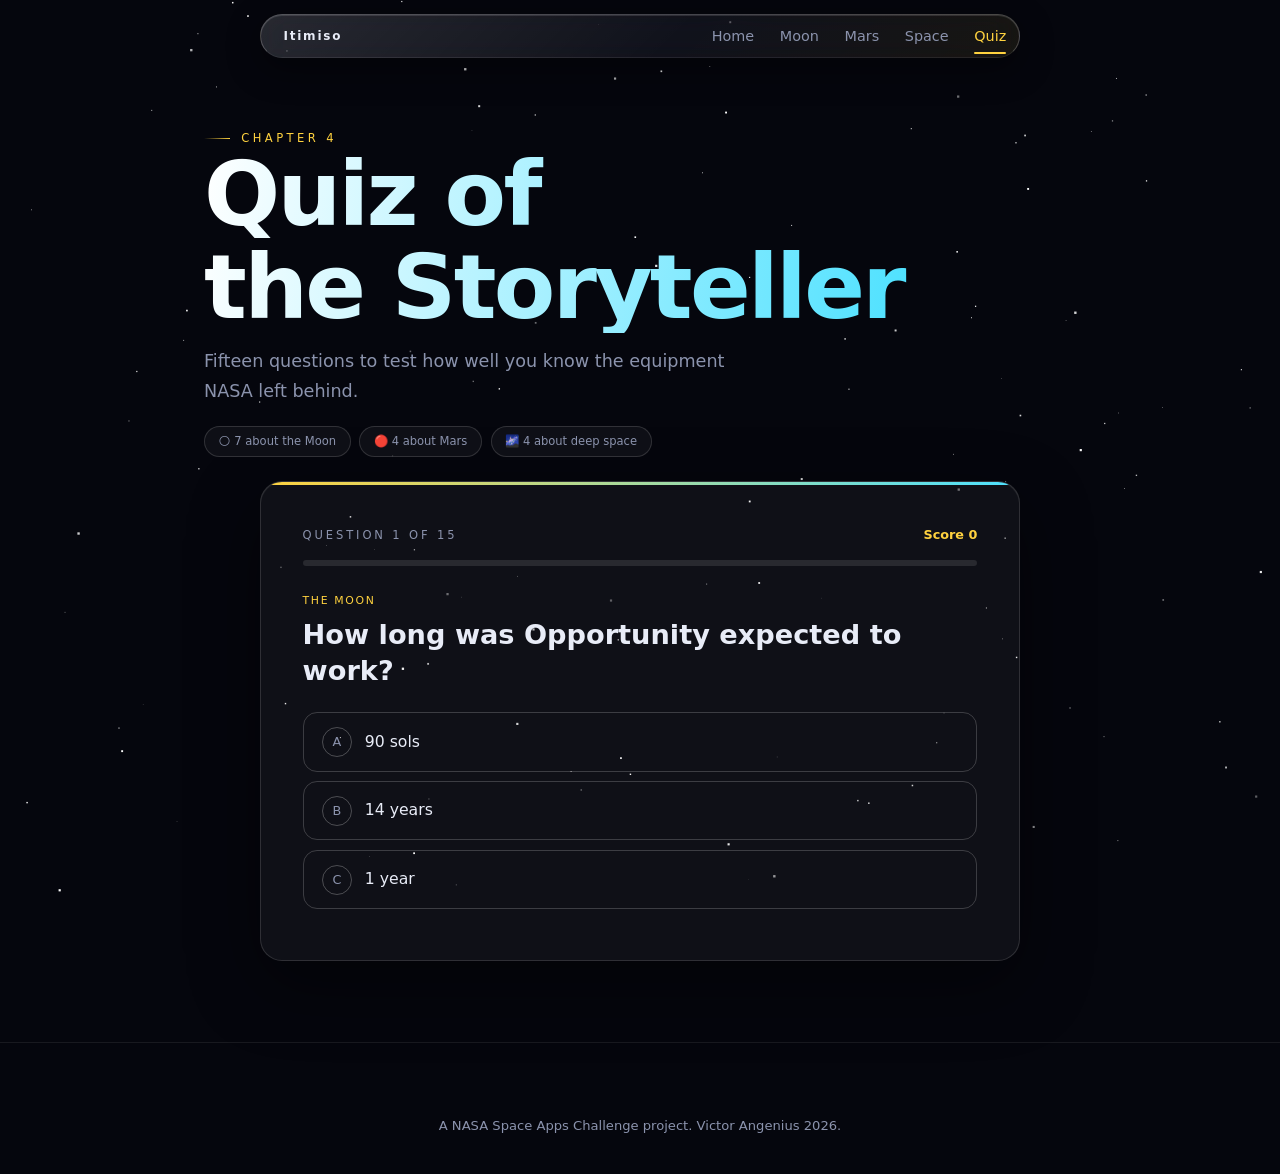
<file: kuis.html>
<!doctype html>
<html lang="en"><head><meta charset="utf-8"><meta name="viewport" content="width=device-width,initial-scale=1">
<title>Quiz | Abandoned but Not Forgotten</title>
<link rel="stylesheet" href="style.css"></head>
<body data-page="kuis">
<main>
<section class="hero quiz-hero">
<div class="hero-inner">
<span class="tag">Chapter 4</span>
<h1>Quiz of<br>the Storyteller</h1>
<p>Fifteen questions to test how well you know the equipment NASA left behind.</p>
<div class="qchips"><span>🌕 7 about the Moon</span><span>🔴 4 about Mars</span><span>🌌 4 about deep space</span></div>
</div>
</section>
<section class="ch quiz-body"><div id="quiz" class="rv"></div></section>
</main>
<script src="app.js"></script>
</body></html>
</file>
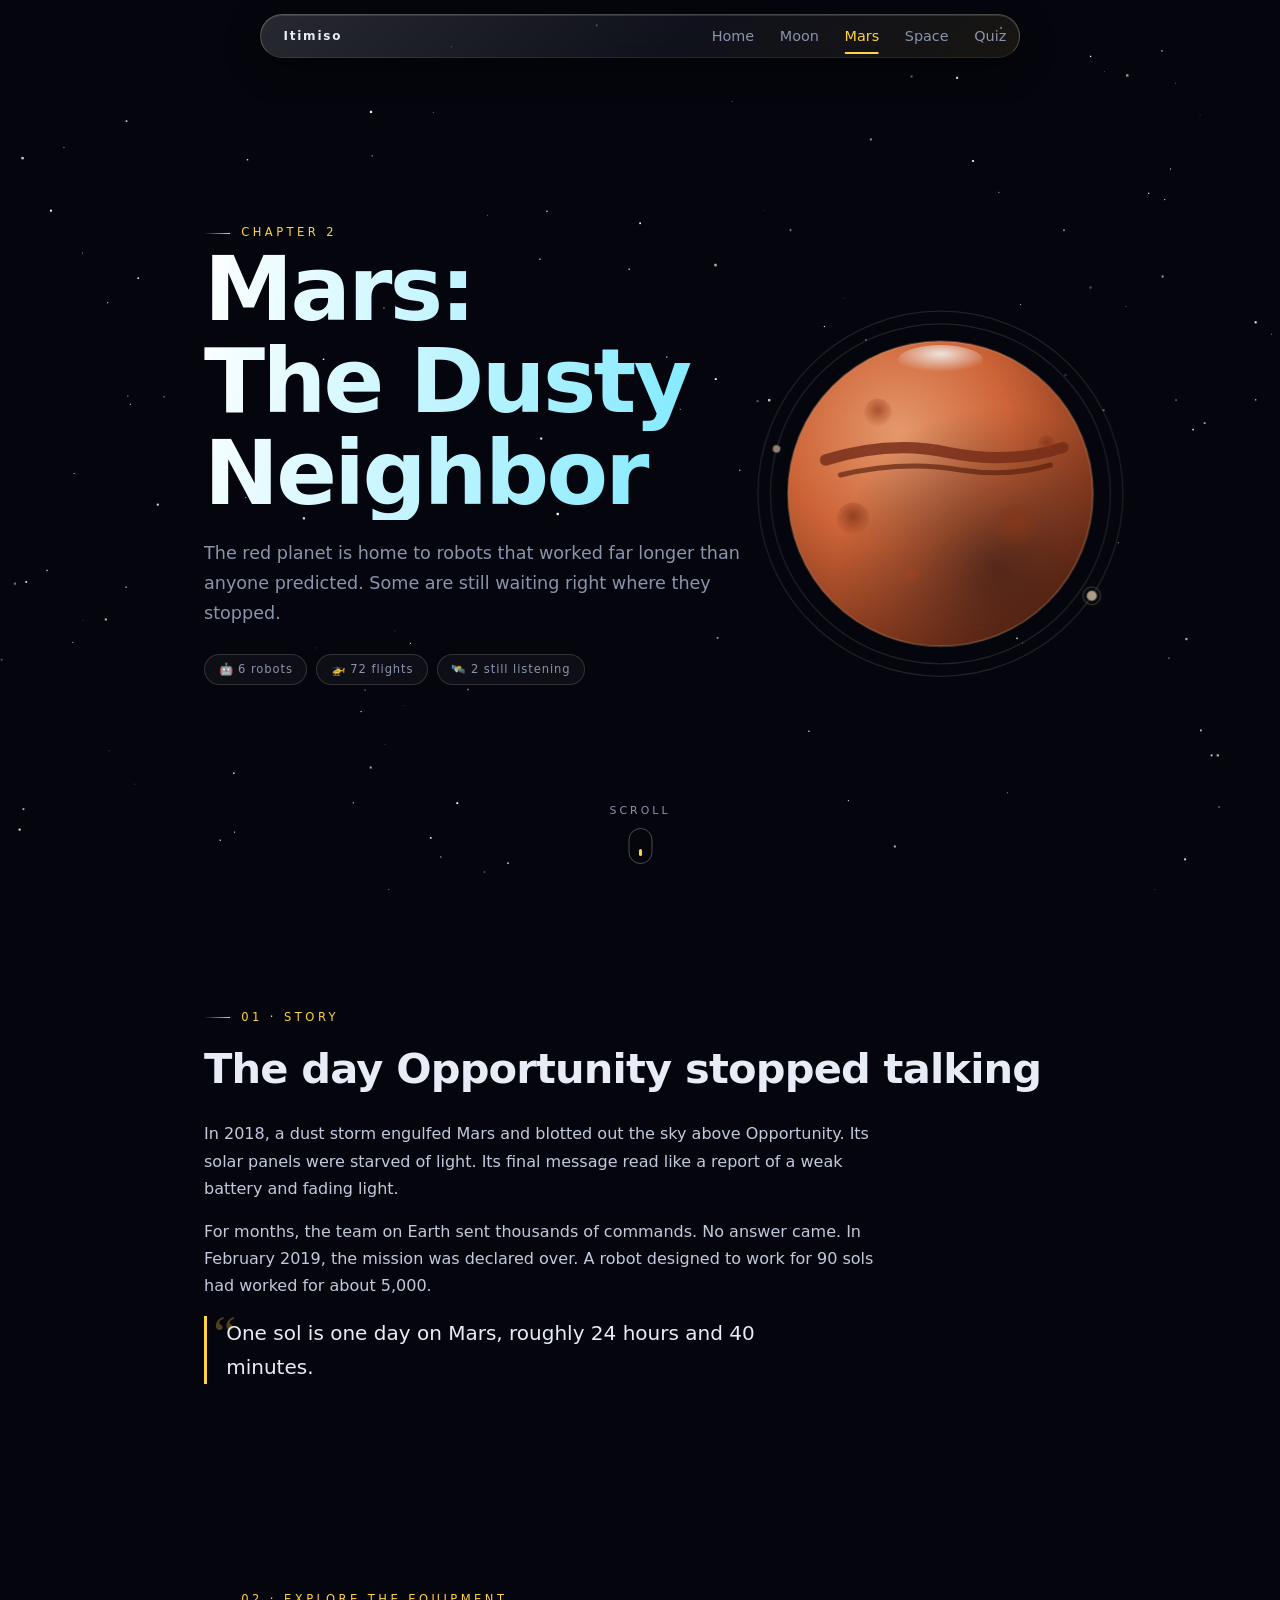
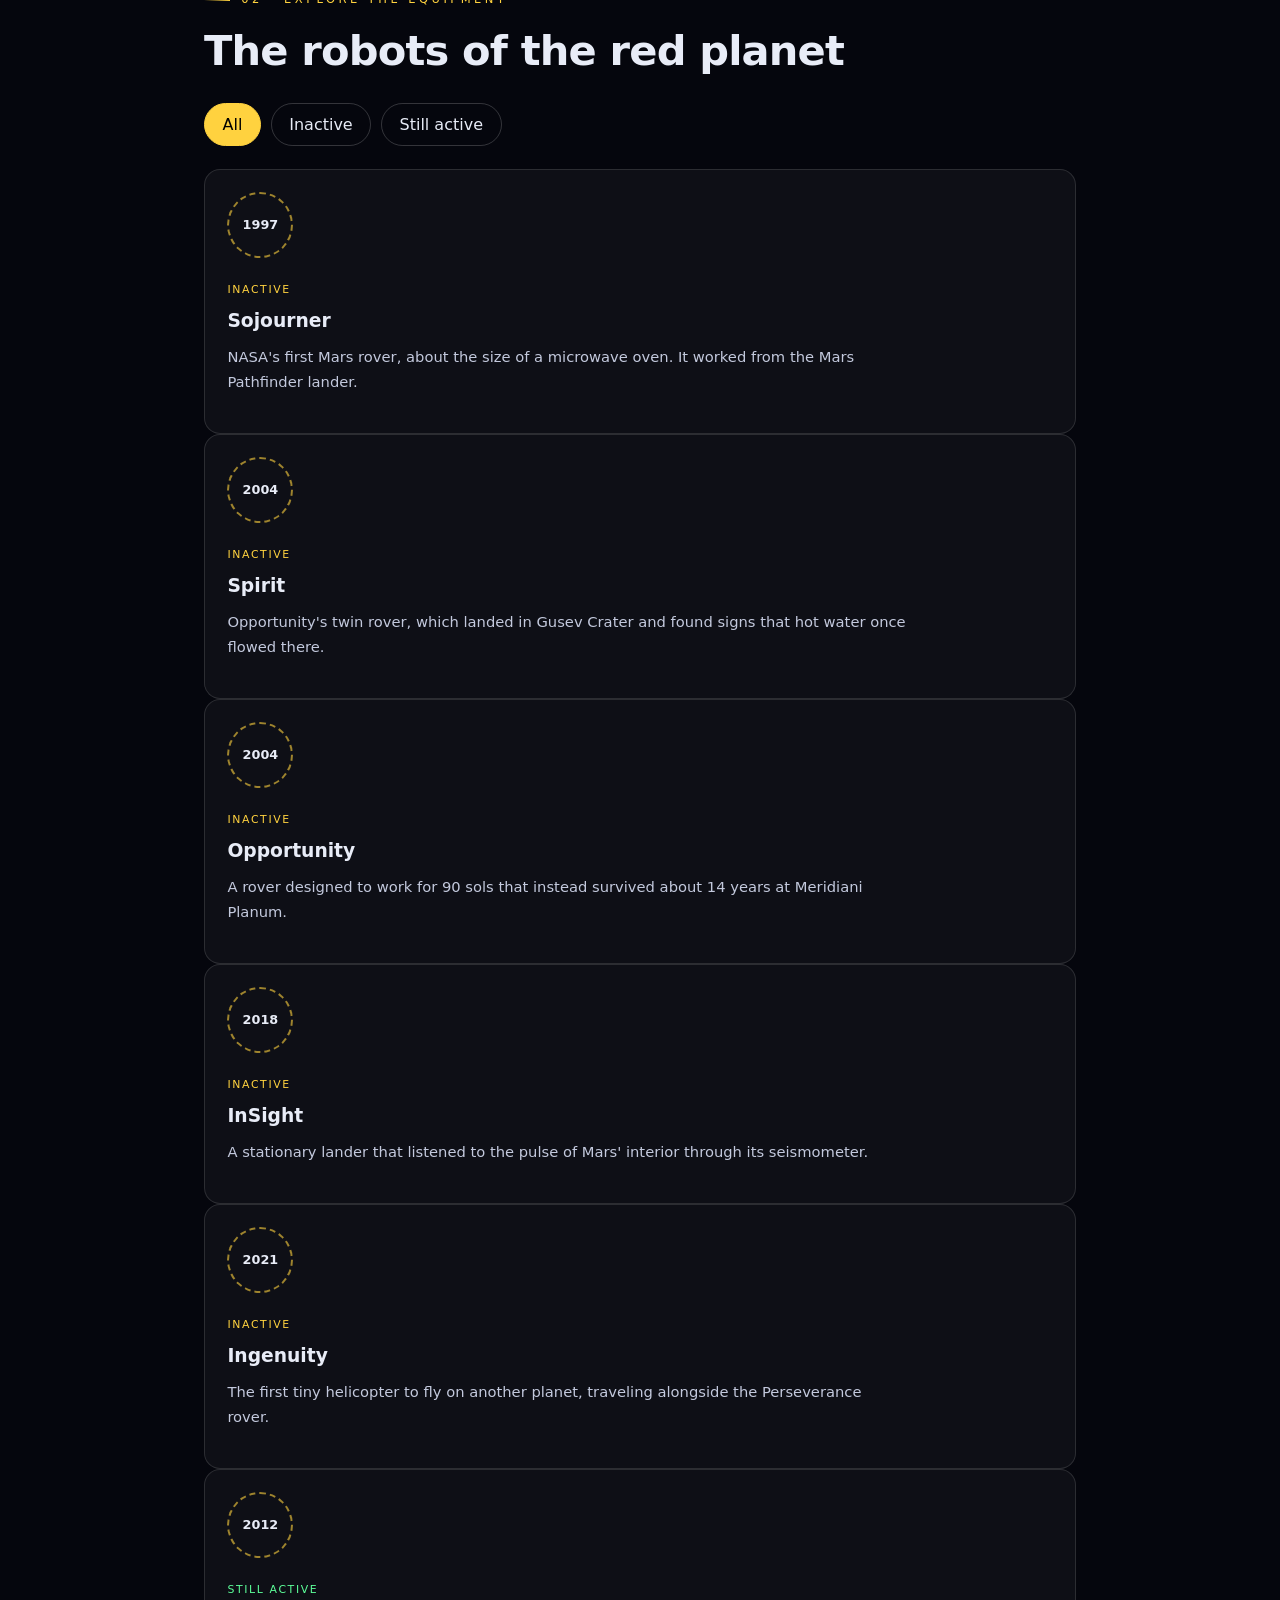
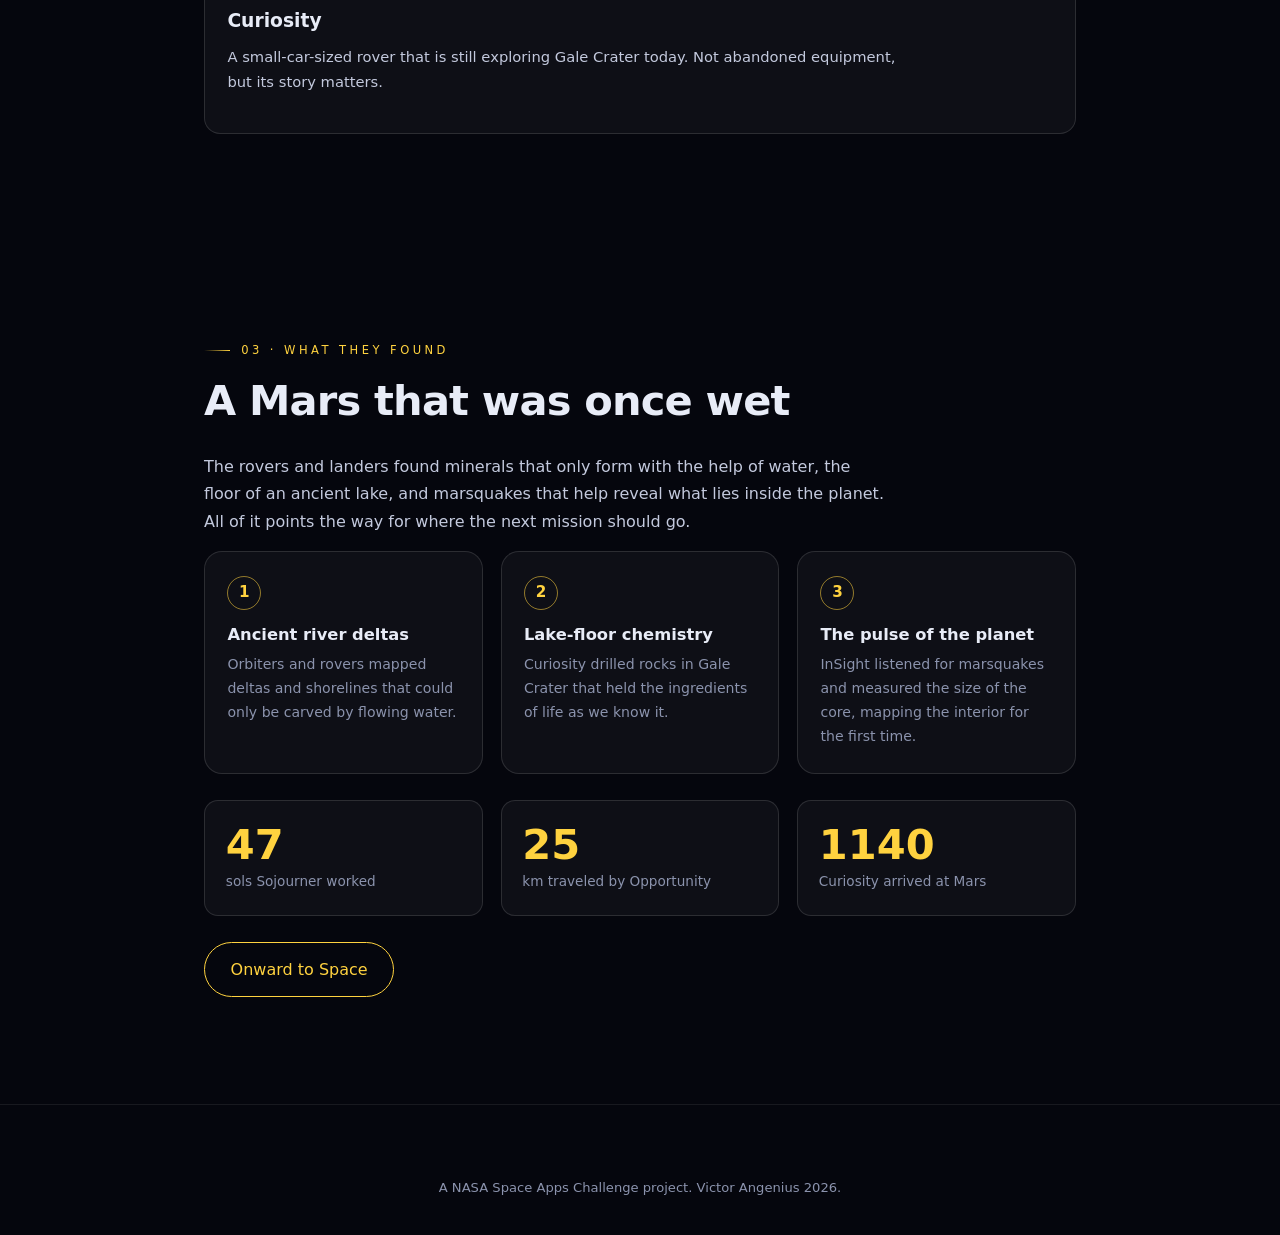
<file: mars.html>
<!doctype html>
<html lang="en"><head><meta charset="utf-8"><meta name="viewport" content="width=device-width,initial-scale=1">
<title>Mars | Abandoned but Not Forgotten</title>
<link rel="stylesheet" href="style.css"></head>
<body data-page="mars" data-cat="mars">
<main>
<section class="hero">
<div class="hero-inner">
<span class="tag">Chapter 2</span>
<h1>Mars:<br>The Dusty<br>Neighbor</h1>
<p>The red planet is home to robots that worked far longer than anyone predicted. Some are still waiting right where they stopped.</p>
<div class="chips"><span>🤖 6 robots</span><span>🚁 72 flights</span><span>🛰️ 2 still listening</span></div>
</div>
<div class="shint">Scroll<i></i></div>
<svg class="solar" viewBox="0 0 400 400" aria-hidden="true">
<defs>
<radialGradient id="maG" cx="36%" cy="30%" r="82%">
<stop offset="0%" stop-color="#f2a173"/><stop offset="45%" stop-color="#d96a3b"/><stop offset="100%" stop-color="#6e2913"/>
</radialGradient>
<radialGradient id="maShade" cx="68%" cy="74%" r="95%">
<stop offset="0%" stop-color="rgba(5,6,13,.5)"/><stop offset="55%" stop-color="rgba(5,6,13,0)"/>
</radialGradient>
<radialGradient id="capG" cx="50%" cy="30%" r="60%">
<stop offset="0%" stop-color="#ffffff"/><stop offset="100%" stop-color="rgba(255,255,255,0)"/>
</radialGradient>
<radialGradient id="mcr1" cx="50%" cy="42%" r="60%">
<stop offset="0%" stop-color="#a84a26"/><stop offset="100%" stop-color="rgba(168,74,38,0)"/>
</radialGradient>
<radialGradient id="mcr2" cx="50%" cy="42%" r="60%">
<stop offset="0%" stop-color="#8f3a1c"/><stop offset="100%" stop-color="rgba(143,58,28,0)"/>
</radialGradient>
</defs>

<g opacity=".75">
<circle cx="50" cy="52" r="1.1" fill="#fff"><animate attributeName="opacity" values=".2;1;.2" dur="3.4s" repeatCount="indefinite"/></circle>
<circle cx="350" cy="70" r="1" fill="#fff"><animate attributeName="opacity" values="1;.3;1" dur="4.2s" repeatCount="indefinite"/></circle>
<circle cx="110" cy="24" r=".9" fill="#fff"><animate attributeName="opacity" values=".3;.9;.3" dur="5s" repeatCount="indefinite"/></circle>
<circle cx="330" cy="140" r="1" fill="#fff"><animate attributeName="opacity" values=".7;.2;.7" dur="3s" repeatCount="indefinite"/></circle>
</g>

<circle cx="230" cy="235" r="122" fill="url(#maG)"/>
<circle cx="230" cy="235" r="122" fill="url(#maShade)"/>

<path d="M138 208 Q190 192 236 202 Q286 212 328 198" stroke="#7a2e18" stroke-width="9" fill="none" stroke-linecap="round" opacity=".8"/>
<path d="M150 220 Q200 208 246 216 Q284 222 318 212" stroke="#5c1f0e" stroke-width="4" fill="none" stroke-linecap="round" opacity=".65"/>

<ellipse cx="230" cy="128" rx="34" ry="12" fill="url(#capG)" opacity=".9"/>

<g opacity=".8">
<circle cx="180" cy="170" r="11" fill="url(#mcr1)"/>
<circle cx="290" cy="260" r="17" fill="url(#mcr2)"/>
<circle cx="205" cy="300" r="8" fill="url(#mcr1)"/>
<circle cx="315" cy="195" r="7" fill="url(#mcr2)"/>
<circle cx="160" cy="255" r="13" fill="url(#mcr2)"/>
</g>

<circle cx="230" cy="235" r="122" fill="none" stroke="rgba(255,190,140,.25)" stroke-width="1.5"/>

<circle class="orbit" cx="230" cy="235" r="136"/>
<circle class="orbit" cx="230" cy="235" r="146"/>
<g><animateTransform attributeName="transform" type="rotate" from="0 230 235" to="360 230 235" dur="18s" repeatCount="indefinite"/><circle class="planet" cx="376" cy="235" r="4" fill="#b9a58f"/><circle cx="376" cy="235" r="7" fill="none" stroke="rgba(185,165,143,.25)" stroke-width="1"/></g>
<g><animateTransform attributeName="transform" type="rotate" from="0 230 235" to="360 230 235" dur="40s" repeatCount="indefinite"/><circle class="planet" cx="94" cy="235" r="3" fill="#9c8a76"/></g>
</svg>
</section>

<section class="ch">
<span class="tag">01 · Story</span><h2 class="rv">The day Opportunity stopped talking</h2>
<p class="rv-l">In 2018, a dust storm engulfed Mars and blotted out the sky above Opportunity. Its solar panels were starved of light. Its final message read like a report of a weak battery and fading light.</p>
<p class="rv-l">For months, the team on Earth sent thousands of commands. No answer came. In February 2019, the mission was declared over. A robot designed to work for 90 sols had worked for about 5,000.</p>
<div class="quote rv-r">One sol is one day on Mars, roughly 24 hours and 40 minutes.</div>
</section>

<section class="ch">
<span class="tag">02 · Explore the equipment</span><h2 class="rv">The robots of the red planet</h2>
<div id="cards"></div>
</section>

<section class="ch">
<span class="tag">03 · What they found</span><h2 class="rv">A Mars that was once wet</h2>
<p class="rv-l">The rovers and landers found minerals that only form with the help of water, the floor of an ancient lake, and marsquakes that help reveal what lies inside the planet. All of it points the way for where the next mission should go.</p>
<div class="steps">
<div class="step rv"><b>1</b><h3>Ancient river deltas</h3><p>Orbiters and rovers mapped deltas and shorelines that could only be carved by flowing water.</p></div>
<div class="step rv rv-d1"><b>2</b><h3>Lake-floor chemistry</h3><p>Curiosity drilled rocks in Gale Crater that held the ingredients of life as we know it.</p></div>
<div class="step rv rv-d2"><b>3</b><h3>The pulse of the planet</h3><p>InSight listened for marsquakes and measured the size of the core, mapping the interior for the first time.</p></div>
</div>
<div class="stats rv" style="margin-top:1.6rem">
<div class="stat"><b data-n="83">0</b><span>sols Sojourner worked</span></div>
<div class="stat"><b data-n="45">0</b><span>km traveled by Opportunity</span></div>
<div class="stat"><b data-n="2012">0</b><span>Curiosity arrived at Mars</span></div>
</div>
<a class="btn gold" href="antariksa.html">Onward to Space</a>
</section>
</main>
<script src="app.js"></script>
</body></html>
</file>
<file: style.css>
:root{--bg:#05060d;--fg:#e8ecf7;--mut:#8b93ad;--a:#ffd23f;--b:#4de1ff;--a-rgb:255,210,63;--b-rgb:77,225,255}
*{box-sizing:border-box;margin:0}
html{scroll-behavior:smooth}
body{background:var(--bg);color:var(--fg);font:16px/1.7 system-ui,"Segoe UI",sans-serif;overflow-x:hidden}
#sky{position:fixed;inset:0;z-index:-1}

/* ===== Scrollbar ===== */
::-webkit-scrollbar{width:9px}
::-webkit-scrollbar-track{background:#0a0d1a}
::-webkit-scrollbar-thumb{background:linear-gradient(var(--a),var(--b));border-radius:99px;border:2px solid #0a0d1a}
::selection{background:rgba(var(--a-rgb),.35);color:#fff}

/* ===== Top scroll bar ===== */
#bar{position:fixed;top:0;left:0;height:3px;width:0;background:linear-gradient(90deg,var(--a),var(--b));z-index:60;box-shadow:0 0 12px rgba(var(--a-rgb),.6)}

/* ===== Navbar ===== */
header{position:fixed;top:14px;left:50%;transform:translateX(-50%);display:flex;align-items:center;gap:2.2rem;
padding:.55rem .8rem .55rem 1.4rem;border-radius:99px;z-index:50;width:min(94vw,760px);justify-content:space-between;
background:linear-gradient(135deg,rgba(255,255,255,.14),rgba(255,255,255,.05) 55%,rgba(255,210,63,.08));
border:1px solid rgba(255,255,255,.22);border-bottom-color:rgba(255,255,255,.08);
backdrop-filter:blur(18px) saturate(160%);-webkit-backdrop-filter:blur(18px) saturate(160%);
box-shadow:0 10px 34px rgba(0,0,0,.45),inset 0 1px 0 rgba(255,255,255,.12);
transition:box-shadow .4s,background .4s,padding .4s}
header.compact{background:linear-gradient(135deg,rgba(10,13,26,.78),rgba(10,13,26,.62));
box-shadow:0 12px 40px rgba(0,0,0,.6),inset 0 1px 0 rgba(255,255,255,.08)}
.logo{font-weight:800;letter-spacing:.15em;font-size:.75rem;color:var(--fg);text-decoration:none;white-space:nowrap}
.logo i{color:var(--a);font-style:normal}
nav{display:flex;align-items:center;gap:1.6rem}
nav a{color:var(--mut);text-decoration:none;font-size:.9rem;position:relative;transition:color .3s;white-space:nowrap}
nav a::after{content:"";position:absolute;left:50%;bottom:-6px;height:2px;width:0;background:var(--a);border-radius:2px;transform:translateX(-50%);transition:width .3s}
nav a.on,nav a:hover{color:var(--fg)}
nav a.on{color:var(--a)}
nav a.on::after,nav a:hover::after{width:100%}

/* ===== Layout ===== */
main{max-width:1000px;margin:auto;padding:0 5vw}
.hero{min-height:100vh;display:flex;flex-direction:column;justify-content:center;position:relative;z-index:1}
.hero h1{font-size:clamp(2.4rem,8vw,5.6rem);line-height:1.03;letter-spacing:-.03em;background:linear-gradient(100deg,#fff,var(--b),var(--a),#fff);background-size:250% 100%;-webkit-background-clip:text;background-clip:text;color:transparent;animation:sh 8s linear infinite;z-index:2}
@keyframes sh{to{background-position:-250% 0}}
.hero p{max-width:550px;color:var(--mut);margin-top:1.2rem;font-size:1.1rem;z-index:2}
.hero .hero-inner{transition:opacity .5s,transform .5s}
.hero.fading .hero-inner{opacity:0;transform:translateY(-26px)}
.hero.fading .solar{opacity:.25;transition:opacity .5s}

/* ===== Scroll hint ===== */
.shint{position:absolute;bottom:4vh;left:50%;transform:translateX(-50%);display:flex;flex-direction:column;align-items:center;gap:.45rem;color:var(--mut);font-size:.68rem;letter-spacing:.28em;text-transform:uppercase;z-index:3;transition:opacity .4s}
.shint::after{content:"";width:22px;height:34px;border:1.5px solid rgba(255,255,255,.28);border-radius:12px;position:relative;background:none}
.shint i{position:absolute;left:50%;bottom:8px;width:3px;height:7px;border-radius:3px;background:var(--a);transform:translateX(-50%);animation:wheel 1.8s ease-in-out infinite}
.shint.hide{opacity:0;pointer-events:none}
@keyframes wheel{0%{opacity:0;top:4px}30%{opacity:1}100%{opacity:0;top:18px}}

/* ===== Solar-system art (shared) ===== */
.solar{position:absolute;right:-6vw;top:50%;width:min(52vw,500px);transform:translateY(calc(-50% + var(--sy,0)*.18px));z-index:-1;opacity:.95;transition:opacity .5s}
.solar .orbit{fill:none;stroke:rgba(255,255,255,.12)}
.solar .glow{filter:drop-shadow(0 0 24px rgba(var(--a-rgb),.55))}
.solar .planet{filter:drop-shadow(0 0 8px rgba(255,255,255,.22))}
.orb{transform-origin:200px 200px;animation:spin 26s linear infinite}
.o1{animation-duration:9s}.o8{animation-duration:14s}.o2{animation-duration:18s}.o3{animation-duration:26s}.o4{animation-duration:40s}.o5{animation-duration:56s}.o6{animation-duration:74s}.o7{animation-duration:95s}
.pulse{animation:pl 3s ease-in-out infinite;transform-box:fill-box;transform-origin:center}
@keyframes spin{to{transform:rotate(360deg)}}
@keyframes pl{50%{transform:scale(1.06);opacity:.6}}

/* ===== Buttons ===== */
.btn{display:inline-block;margin:1.6rem .8rem 0 0;padding:.8rem 1.6rem;border:1px solid var(--b);color:var(--b);border-radius:99px;text-decoration:none;transition:.3s;z-index:2;position:relative;overflow:hidden}
.btn:hover{background:var(--b);color:#000;box-shadow:0 0 30px rgba(77,225,255,.4);transform:translateY(-2px)}
.btn.gold{border-color:var(--a);color:var(--a)}
.btn.gold:hover{background:var(--a);box-shadow:0 0 30px rgba(var(--a-rgb),.35)}

/* ===== Chips ===== */
.chips{display:flex;gap:.55rem;flex-wrap:wrap;margin-top:1.6rem;z-index:2}
.chips span{font-size:.72rem;letter-spacing:.08em;color:var(--mut);border:1px solid rgba(255,255,255,.14);background:rgba(255,255,255,.04);border-radius:99px;padding:.3rem .85rem;transition:.3s}
.chips span:hover{color:var(--a);border-color:rgba(var(--a-rgb),.5);background:rgba(var(--a-rgb),.08)}

/* ===== Sections ===== */
.ch{padding:11vh 0}
.tag{color:var(--a);font-size:.72rem;letter-spacing:.3em;text-transform:uppercase;display:inline-flex;align-items:center;gap:.7rem}
.tag::before{content:"";width:26px;height:1px;background:linear-gradient(90deg,transparent,var(--a))}
h2{font-size:clamp(1.6rem,4vw,2.6rem);letter-spacing:-.02em;margin:.4rem 0 1rem}
.ch p{color:#c3c9dd;max-width:680px;margin-bottom:1rem}

/* ===== Scroll reveal (direction-aware + stagger) ===== */
.rv{opacity:0;transform:translateY(44px);transition:opacity .8s cubic-bezier(.22,.8,.3,1),transform .8s cubic-bezier(.22,.8,.3,1)}
.rv.in{opacity:1;transform:none}
.rv-d1{transition-delay:.12s}.rv-d2{transition-delay:.24s}.rv-d3{transition-delay:.36s}
.rv-l,.rv-r,.rv-z{transition:opacity .8s cubic-bezier(.22,.8,.3,1),transform .8s cubic-bezier(.22,.8,.3,1)}
.rv-l{opacity:0;transform:translateX(-56px)}
.rv-l.in{opacity:1;transform:none}
.rv-r{opacity:0;transform:translateX(56px)}
.rv-r.in{opacity:1;transform:none}
.rv-z{opacity:0;transform:scale(.86)}
.rv-z.in{opacity:1;transform:none}
.rv-z.in:hover{transform:scale(1.02)}

/* ===== Stats & cards ===== */
.stats,.grid{display:grid;gap:1.1rem}
.stats{grid-template-columns:repeat(auto-fit,minmax(180px,1fr))}
.grid{grid-template-columns:repeat(auto-fill,minmax(285px,1fr))}
.stat{border:1px solid rgba(255,255,255,.12);padding:1.3rem;border-radius:14px;background:rgba(255,255,255,.04);transition:.3s}
.stat:hover{border-color:rgba(var(--a-rgb),.4);transform:translateY(-4px)}
.stat b{display:block;font-size:2.6rem;color:var(--a);line-height:1.1}
.stat span{color:var(--mut);font-size:.85rem}
.card{border:1px solid rgba(255,255,255,.12);border-radius:16px;padding:1.4rem;background:rgba(255,255,255,.04);cursor:pointer;transition:transform .35s,border-color .35s,box-shadow .35s,background .35s;position:relative;overflow:hidden}
.card.in:hover{transform:translateY(-6px);border-color:rgba(var(--a-rgb),.55);box-shadow:0 10px 40px rgba(var(--a-rgb),.14);background:rgba(255,255,255,.06)}
.card::after{content:"";position:absolute;top:0;left:-80%;width:55%;height:100%;background:linear-gradient(105deg,transparent,rgba(255,255,255,.06),transparent);transform:skewX(-18deg);transition:left .65s}
.card.in:hover::after{left:130%}
.card h3{margin:.2rem 0 .5rem}
.card p{color:#c3c9dd;font-size:.92rem}
.ring{width:66px;height:66px;border-radius:50%;border:2px dashed rgba(var(--a-rgb),.6);display:grid;place-items:center;animation:spin 12s linear infinite;margin-bottom:1rem}
.ring b{animation:spin 12s linear infinite reverse;font-size:.8rem}
.st{font-size:.68rem;letter-spacing:.15em;text-transform:uppercase;color:var(--a)}
.card[data-s="Still active"] .st{color:#5dff9a}
.more{max-height:0;overflow:hidden;transition:max-height .5s,margin .5s;color:var(--mut);font-size:.88rem}
.open .more{max-height:260px;margin-top:.8rem}

/* ===== Tilt cards (Did you know) ===== */
.dgrid{display:grid;grid-template-columns:repeat(auto-fit,minmax(230px,1fr));gap:1.1rem}
.dk{border:1px solid rgba(255,255,255,.12);border-radius:18px;padding:1.5rem 1.4rem;background:linear-gradient(160deg,rgba(255,255,255,.06),rgba(255,255,255,.02));transition:border-color .35s,box-shadow .35s;will-change:transform;position:relative;overflow:hidden}
.dk::before{content:"";position:absolute;inset:0;background:radial-gradient(420px circle at var(--mx,50%) var(--my,50%),rgba(var(--a-rgb),.1),transparent 45%);opacity:0;transition:opacity .35s;pointer-events:none}
.dk:hover{border-color:rgba(var(--a-rgb),.45);box-shadow:0 14px 44px rgba(0,0,0,.4)}
.dk:hover::before{opacity:1}
.dk b{display:block;font-size:2.2rem;color:var(--a);line-height:1;margin-bottom:.55rem}
.dk span{color:#c3c9dd;font-size:.92rem}

/* ===== Steps ===== */
.steps{display:grid;grid-template-columns:repeat(auto-fit,minmax(230px,1fr));gap:1.1rem;counter-reset:st}
.step{border:1px solid rgba(255,255,255,.12);border-radius:18px;padding:1.5rem 1.4rem;background:rgba(255,255,255,.04);position:relative;transition:.35s}
.step:hover{border-color:rgba(var(--b-rgb),.5);transform:translateY(-4px)}
.step b{display:inline-grid;place-items:center;width:34px;height:34px;border-radius:50%;border:1px solid rgba(var(--a-rgb),.55);color:var(--a);font-size:.95rem;margin-bottom:.7rem}
.step h3{font-size:1.02rem;margin-bottom:.3rem}
.step p{color:var(--mut);font-size:.88rem;margin:0}

/* ===== Filters & timeline ===== */
.f{margin-bottom:1.4rem;display:flex;gap:.6rem;flex-wrap:wrap}
.f button,.q button{background:none;color:var(--fg);border:1px solid rgba(255,255,255,.19);border-radius:99px;padding:.45rem 1.1rem;cursor:pointer;font:inherit;transition:.25s}
.f button:hover,.f button.on{background:var(--a);border-color:var(--a);color:#000}
#tl{position:relative;padding-left:30px}
#tl::before{content:"";position:absolute;left:6px;top:0;bottom:0;width:2px;background:linear-gradient(var(--a),var(--b));transform-origin:top;transform:scaleY(0);transition:transform 2.2s}
#tl.in::before{transform:none}
.ti{position:relative;margin-bottom:1.6rem}
.ti::before{content:"";position:absolute;left:-30px;top:8px;width:14px;height:14px;border-radius:50%;background:var(--bg);border:2px solid var(--a);box-shadow:0 0 10px rgba(var(--a-rgb),.35)}
.ti:hover::before{background:var(--a)}
.ti b{color:var(--a);font-size:1.2rem}
.ti p{margin:0;font-size:.95rem}
.mq{overflow:hidden;white-space:nowrap;border-block:1px solid rgba(255,255,255,.12);padding:.9rem 0;margin:4vh 0;position:relative}
.mq::before,.mq::after{content:"";position:absolute;top:0;bottom:0;width:70px;z-index:1;pointer-events:none}
.mq::before{left:0;background:linear-gradient(90deg,var(--bg),transparent)}
.mq::after{right:0;background:linear-gradient(-90deg,var(--bg),transparent)}
.mq div{display:inline-block;animation:mq 40s linear infinite;font-size:1.5rem;color:rgba(255,255,255,.22);letter-spacing:.12em}
.mq:hover div{animation-play-state:paused}
@keyframes mq{to{transform:translateX(-50%)}}
.quote{border-left:3px solid var(--a);padding-left:1.2rem;font-size:1.25rem;color:var(--fg);max-width:640px;position:relative}
.quote::before{content:"\201C";position:absolute;left:.4rem;top:-1.6rem;font-size:3.2rem;color:rgba(var(--a-rgb),.3);font-family:Georgia,serif}

/* ===== Quiz ===== */
#quiz{max-width:760px;margin:0 auto}
#quiz .qpanel{position:relative;overflow:hidden}
#quiz .qpanel::before{content:"";position:absolute;inset:0 0 auto 0;height:3px;background:linear-gradient(90deg,var(--a),var(--b))}
.qpanel{background:rgba(255,255,255,.045);border:1px solid rgba(255,255,255,.13);border-radius:22px;padding:clamp(1.4rem,4vw,2.6rem);box-shadow:0 24px 70px rgba(0,0,0,.45),inset 0 1px 0 rgba(255,255,255,.07)}
.qhead{display:flex;justify-content:space-between;align-items:baseline;gap:1rem;flex-wrap:wrap}
.qprog{flex:1 1 100%;height:6px;border-radius:99px;background:rgba(255,255,255,.1);overflow:hidden;margin:.9rem 0 1.6rem}
.qprog i{display:block;height:100%;width:0;border-radius:99px;background:linear-gradient(90deg,var(--a),var(--b));transition:width .45s ease}
.qcount{font-size:.72rem;letter-spacing:.25em;text-transform:uppercase;color:var(--mut)}
.qscore{font-size:.8rem;color:var(--a);font-weight:700}
.q h3{margin-bottom:1.4rem;font-size:clamp(1.25rem,3vw,1.7rem);line-height:1.35}
.q button{display:flex;align-items:center;gap:.8rem;margin:.6rem 0;text-align:left;width:100%;border-radius:14px;padding:.85rem 1.15rem;font-size:.98rem}
.q button i{font-style:normal;display:grid;place-items:center;flex:0 0 auto;width:30px;height:30px;border-radius:50%;border:1px solid rgba(255,255,255,.25);font-size:.8rem;color:var(--mut);transition:.25s}
.q button:hover{border-color:rgba(var(--a-rgb),.65);background:rgba(var(--a-rgb),.07);transform:translateX(6px)}
.q button:hover i{border-color:var(--a);color:var(--a)}
.q button.ok{background:rgba(31,143,85,.25);border-color:#2fbf71}
.q button.no{background:rgba(163,53,43,.22);border-color:#d05348}
.q button.ok i{border-color:#2fbf71;color:#2fbf71}
.q button.no i{border-color:#d05348;color:#d05348}
.q small{display:block;color:var(--mut);margin-top:1rem}
#nx{margin-top:1.3rem;width:auto!important;display:inline-flex!important;border-color:var(--a)!important;color:var(--a)!important}
#nx:hover{background:var(--a)!important;color:#000!important}
.qresult{text-align:center;padding:1rem 0}
.qresult h3{font-size:clamp(1.8rem,5vw,2.6rem);margin-bottom:.6rem}
.qresult .big{font-size:clamp(3.2rem,9vw,5rem);font-weight:800;color:var(--a);line-height:1.1}

/* ===== Quiz page layout ===== */
.quiz-hero{min-height:auto;padding-top:120px;padding-bottom:1.5rem}
.quiz-hero p{margin-top:.9rem}
.quiz-body{padding-top:0;padding-bottom:9vh}
.quiz-body .rv{opacity:1;transform:none}
.qchips{display:flex;gap:.55rem;flex-wrap:wrap;margin-top:1.2rem}
.qchips span{font-size:.72rem;color:var(--mut);border:1px solid rgba(255,255,255,.14);background:rgba(255,255,255,.04);border-radius:99px;padding:.3rem .85rem}

/* ===== Back to top ===== */
#top{position:fixed;right:22px;bottom:22px;width:44px;height:44px;border-radius:50%;border:1px solid rgba(var(--a-rgb),.5);background:rgba(10,13,26,.7);backdrop-filter:blur(8px);color:var(--a);font-size:1.1rem;cursor:pointer;opacity:0;pointer-events:none;transform:translateY(14px);transition:.35s;z-index:55;display:grid;place-items:center}
#top.show{opacity:1;pointer-events:auto;transform:none}
#top:hover{background:var(--a);color:#000;box-shadow:0 0 24px rgba(var(--a-rgb),.4)}

footer{padding:8vh 5vw 4vh;text-align:center;color:var(--mut);font-size:.82rem;border-top:1px solid rgba(255,255,255,.08)}
@media(max-width:640px){
header{width:min(94vw,760px);gap:1rem;padding:.5rem .7rem .5rem 1.1rem}
nav{gap:.9rem}
nav a{font-size:.78rem}
.logo{display:none}
.hero:not(.quiz-hero) h1{margin-top:64px}
.solar{right:-14vw;opacity:.4;width:76vw}
.shint{display:none}
.rv,.rv-l,.rv-r{transform:translateY(30px)}
.rv-z{transform:scale(.92)}
.rv-z.in:hover{transform:none}
}
@media(prefers-reduced-motion:reduce){*{animation:none!important;transition:none!important}.rv,.rv-l,.rv-r,.rv-z{opacity:1;transform:none}.shint{display:none}}
</file>
